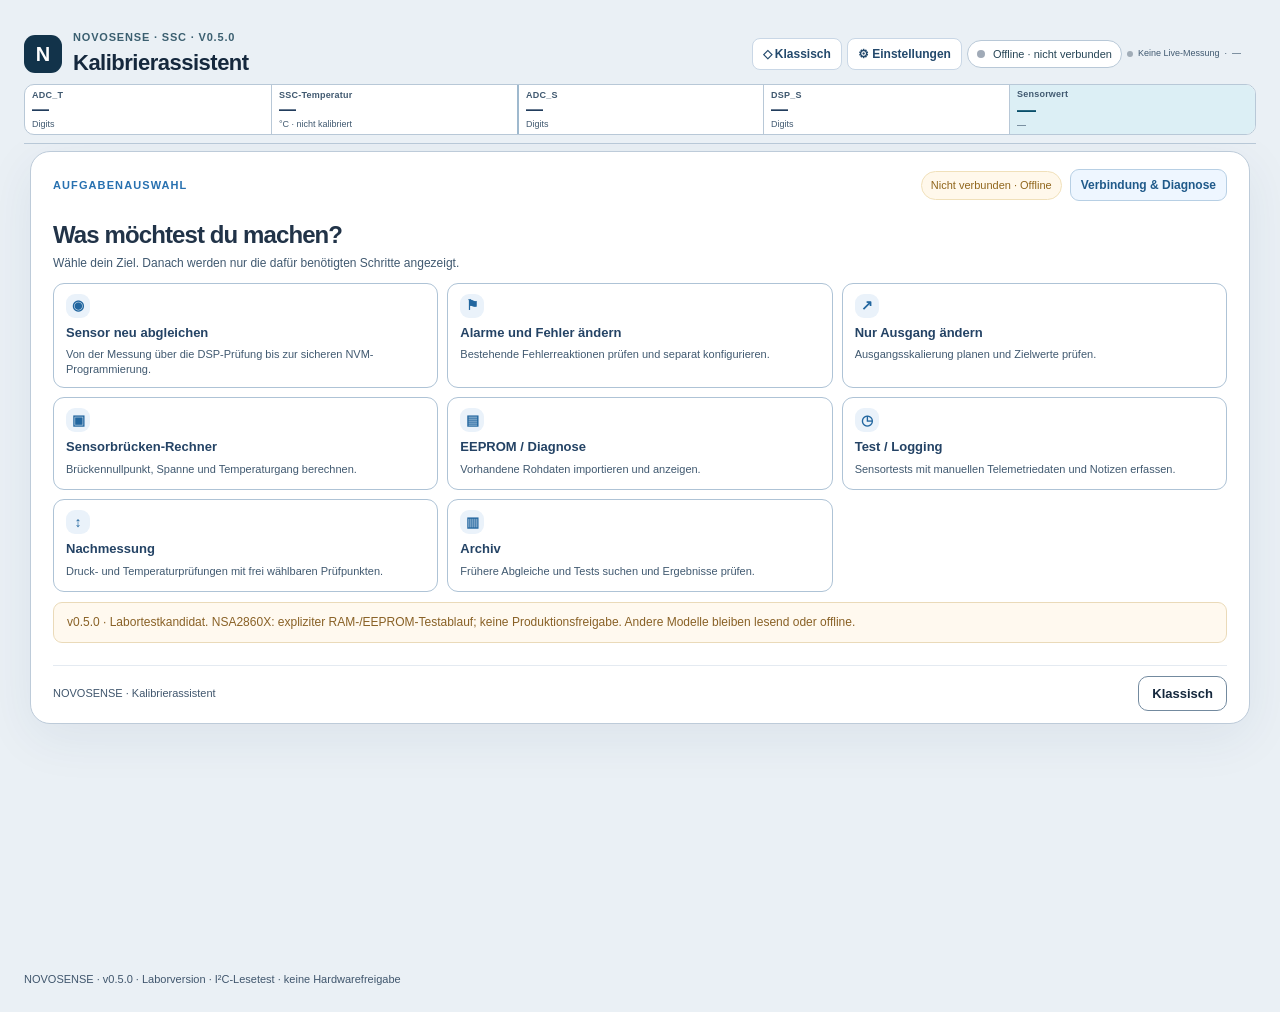
<file: index.html>
<!DOCTYPE html><html lang="de-CH" class="guided-active"><head><meta charset="UTF-8"><meta name="viewport" content="width=device-width, initial-scale=1"><title>NOVOSENSE – Kalibrierassistent</title><script>try{document.documentElement.dataset.theme=localStorage.getItem('novo-theme')==='dark'?'dark':'light'}catch{}</script><link rel="stylesheet" href="master-base.css"><link rel="stylesheet" href="guided.css"><link rel="stylesheet" href="interface.css"><link rel="stylesheet" href="settings-refresh.css"><link rel="stylesheet" href="theme.css"><link rel="stylesheet" href="novosense.css"></head><body data-app-version="0.5.0"><div class="wrap"><header class="top">
<div class="brand"><div class="logo" aria-hidden="true">N</div><div><div class="eyebrow">NOVOSENSE · SSC · v0.5.0</div><h1>Kalibrierassistent</h1></div></div>
<div class="live-overview" role="group" aria-label="Live-Sensorwerte: zuerst Temperatur, danach Druck und Sensorwert">
  <div class="live-kpi" title="ADC_T · Temperatur-Rohwert, keine direkte Temperatur in °C."><span class="live-kpi-label">ADC_T</span><span class="live-kpi-reading" id="liveAdcT">—</span><span class="live-kpi-unit">Digits</span></div>
  <div class="live-kpi" title="Keine Live-Temperatur ohne Hardwaretreiber."><span class="live-kpi-label">SSC-Temperatur</span><span class="live-kpi-reading" id="liveTempC">—</span><span class="live-kpi-unit" id="liveTempUnit">°C · nicht kalibriert</span></div>
  <div class="live-kpi live-kpi-pressure-start" title="Unkompensierter Druck-Rohwert, manuell erfasst."><span class="live-kpi-label">ADC_S <span id="liveAdcAlert" class="live-alert" hidden>!</span></span><span class="live-kpi-reading" id="liveAdcS">—</span><span class="live-kpi-unit">Digits</span></div>
  <div class="live-kpi" title="Kein Chip-DSP-Wert ohne Hardwaretreiber."><span class="live-kpi-label">DSP_S</span><span class="live-kpi-reading" id="liveDspS">—</span><span class="live-kpi-unit">Digits</span></div>
  <div class="live-kpi live-kpi-primary"><span class="live-kpi-label">Sensorwert</span><span class="live-kpi-reading" id="livePressure">—</span><span class="live-kpi-unit live-pressure-meta"><span id="livePressureUnit">—</span> <button type="button" id="livePressureInfo" class="live-pressure-info" hidden aria-label="Berechnungsdetails" aria-describedby="livePressureTooltip">?</button><span id="livePressureTooltip" class="live-pressure-tooltip" role="tooltip"></span></span></div>
</div>
<div class="live-connection"><div class="connection-actions"><button type="button" id="guidedHomeTop" class="settings-gear guided-home-top" title="Zur geführten Aufgabenauswahl">↩ Aufgabenauswahl</button><button type="button" id="archiveOpen" class="settings-gear" title="Lokales Kalibrierarchiv durchsuchen" hidden>▤ Archiv</button><button type="button" id="verificationOpen" hidden aria-hidden="true" tabindex="-1" title="Nachmessung öffnen"></button><button type="button" id="guidedLaunchTop" class="settings-gear" title="Zur geführten Ansicht wechseln" aria-pressed="false">◇ Geführt</button><button type="button" id="settingsOpen" class="settings-gear" aria-expanded="false" aria-controls="settingsPanel" title="App-Einstellungen öffnen">⚙ Einstellungen</button><span class="chip"><span class="dot" id="statusDot"></span><span id="status">Offline · nicht verbunden</span></span><span class="live-meta"><span class="live-meta-dot" id="liveStateDot"></span><span id="liveState">Keine Live-Messung</span><span aria-hidden="true">·</span><span id="liveLastRead">—</span><span id="liveDiagnostic" title="Erfolgreiche ADC_S-Live-Abfragen / Versuche" style="font-size:10px;opacity:.85"></span></span></div></div>
</header><section id="settingsPanel" class="settings-panel" hidden aria-label="App-Einstellungen"><div class="settings-panel-head"><div><strong>App-Einstellungen</strong><span>Darstellung und Messverhalten</span></div></div><div class="settings-body"><section class="settings-group"><h3>Darstellung</h3><div class="settings-fields"><label>Farbmodus<select id="settingsTheme"><option value="light">Hell</option><option value="dark">Dunkel</option></select></label></div><label class="toggle"><input id="expertMode" type="checkbox"> Expertenparameter</label><p class="settings-caption">Wird lokal im Browser gespeichert.</p></section><section class="settings-group"><h3>Hilfen &amp; Tools</h3><p><a href="docs.html">Technische Referenzen</a> · <a href="https://vadergit.github.io/SSC-Calibration-Studio/">SSC Calibration Studio</a></p><p>Laborversion · I²C-Lesetest. Keine Hardwarefreigabe.</p></section></div></section><section id="guidedWorkspace" aria-label="Geführter Sensor-Kalibrierassistent"></section><div class="foot">NOVOSENSE · v0.5.0 · Laborversion · I²C-Lesetest · keine Hardwarefreigabe</div></div><script type="module" src="novosense.mjs"></script></body></html>
</file>
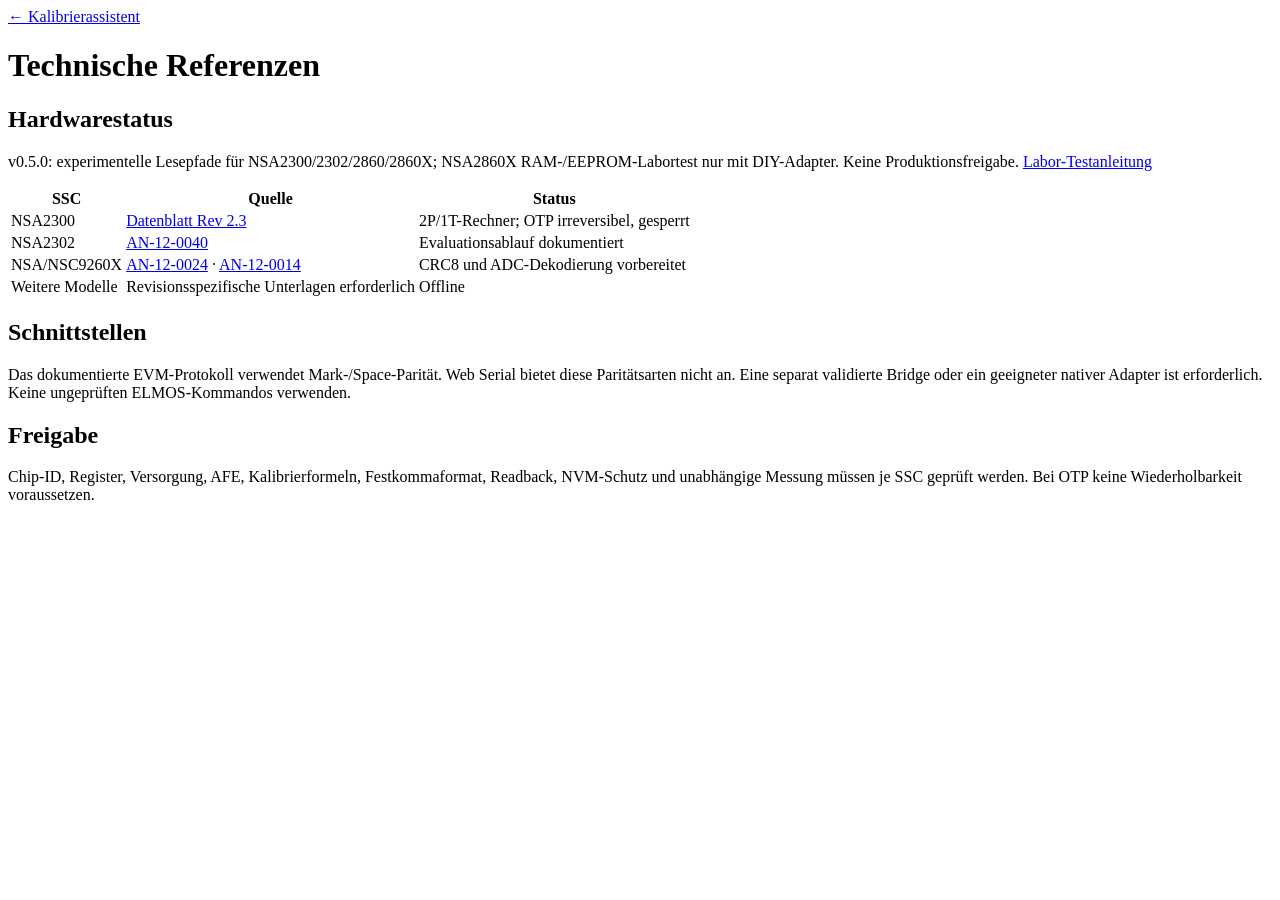
<file: docs.html>
<!doctype html><html lang="de"><meta charset="utf-8"><meta name="viewport" content="width=device-width,initial-scale=1"><link rel="stylesheet" href="guided.css"><title>NOVOSENSE · Technische Referenzen</title><header><a href="index.html">← Kalibrierassistent</a><h1>Technische Referenzen</h1></header><main><section><h2>Hardwarestatus</h2><p>v0.5.0: experimentelle Lesepfade für NSA2300/2302/2860/2860X; NSA2860X RAM-/EEPROM-Labortest nur mit DIY-Adapter. Keine Produktionsfreigabe. <a href="docs/LAB-TEST.md">Labor-Testanleitung</a></p><table><tr><th>SSC</th><th>Quelle</th><th>Status</th></tr><tr><td>NSA2300</td><td><a href="https://www.novosns.com/datasheet/NSA2300-QMOR/NSA2300.pdf">Datenblatt Rev 2.3</a></td><td>2P/1T-Rechner; OTP irreversibel, gesperrt</td></tr><tr><td>NSA2302</td><td><a href="https://www.novosns.com/Public/Uploads/uploadfile/files/20241128/AN-12-0040-NSA2302_EVAL_System_User_Guide.pdf">AN-12-0040</a></td><td>Evaluationsablauf dokumentiert</td></tr><tr><td>NSA/NSC9260X</td><td><a href="https://mgmt.novosns.com/Public/Uploads/uploadfile/files/20231225/AN-12-0024_Calibration_Algorihm_Based_on_NSA%28C%299260X.pdf">AN-12-0024</a> · <a href="https://mgmt.novosns.com/Public/Uploads/uploadfile/files/20250106/AN-12-0014_NSC9260X_DLL_based_Calibration.pdf">AN-12-0014</a></td><td>CRC8 und ADC-Dekodierung vorbereitet</td></tr><tr><td>Weitere Modelle</td><td>Revisionsspezifische Unterlagen erforderlich</td><td>Offline</td></tr></table><h2>Schnittstellen</h2><p>Das dokumentierte EVM-Protokoll verwendet Mark-/Space-Parität. Web Serial bietet diese Paritätsarten nicht an. Eine separat validierte Bridge oder ein geeigneter nativer Adapter ist erforderlich. Keine ungeprüften ELMOS-Kommandos verwenden.</p><h2>Freigabe</h2><p>Chip-ID, Register, Versorgung, AFE, Kalibrierformeln, Festkommaformat, Readback, NVM-Schutz und unabhängige Messung müssen je SSC geprüft werden. Bei OTP keine Wiederholbarkeit voraussetzen.</p></section></main></html>
</file>
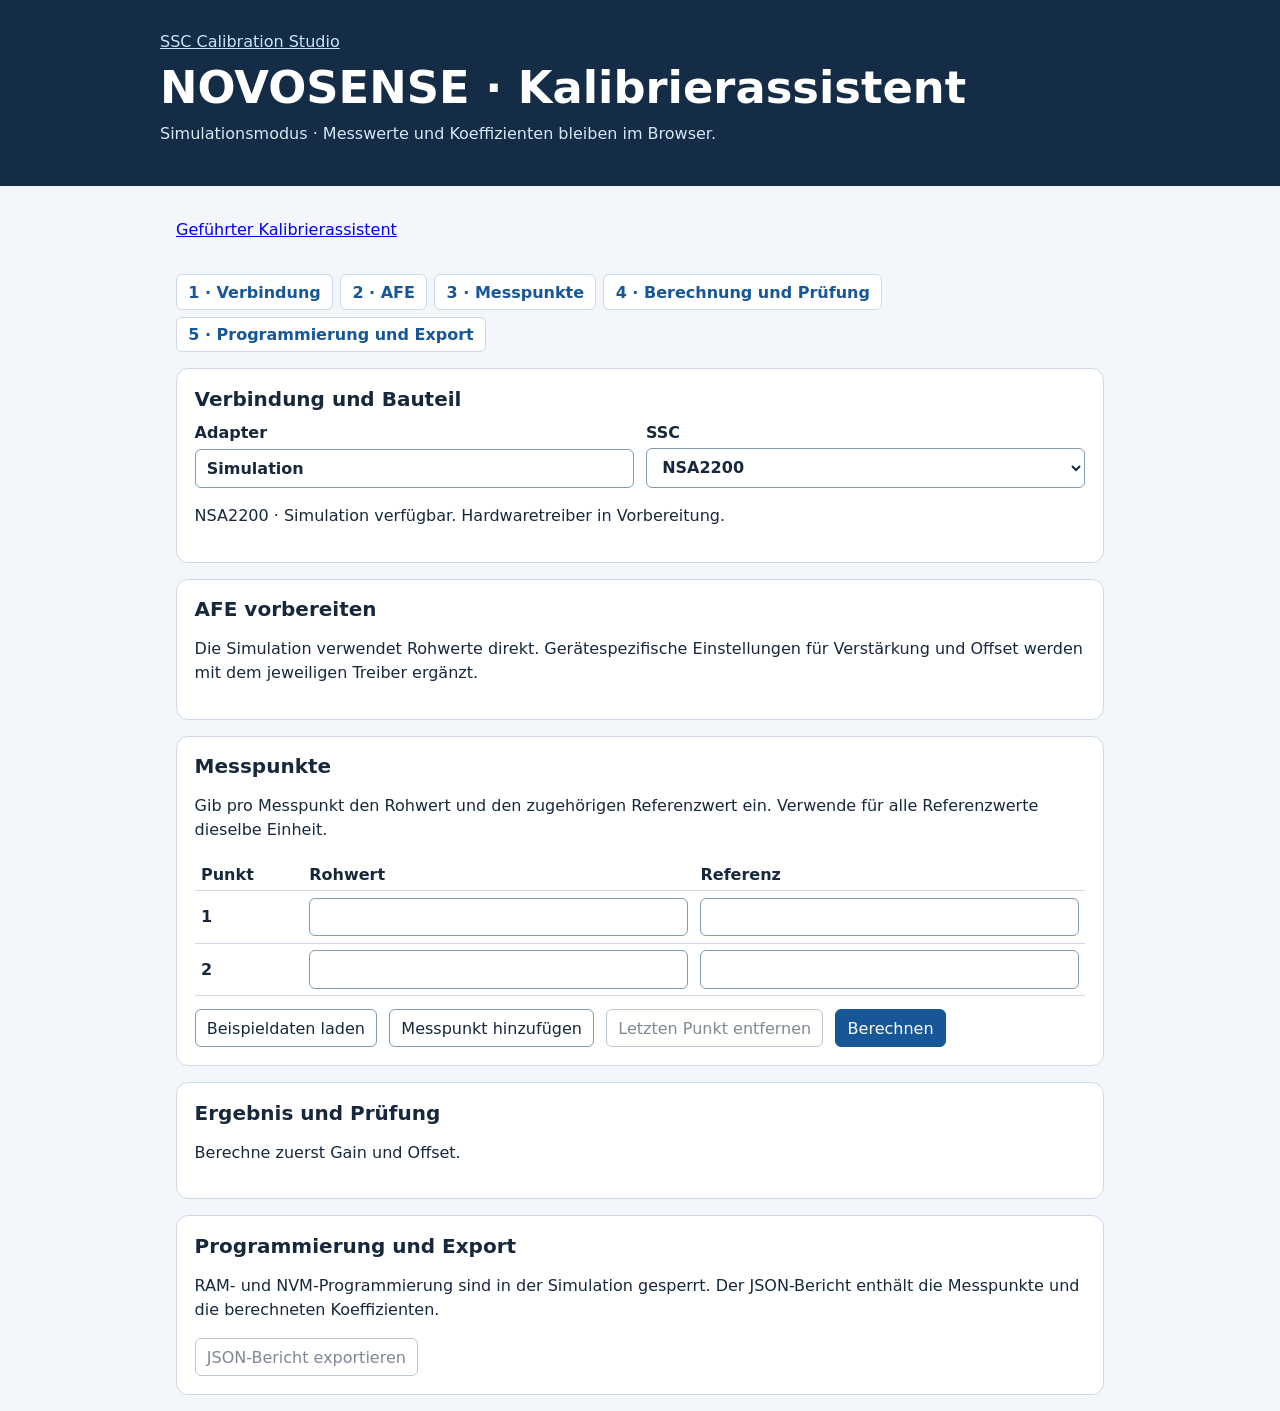
<file: linear.html>
<!doctype html>
<html lang="de">
<meta charset="utf-8">
<meta name="viewport" content="width=device-width, initial-scale=1">
<title>NOVOSENSE · SSC-Kalibrierassistent</title>
<link rel="stylesheet" href="./style.css">
<header><div><a href="https://vadergit.github.io/SSC-Calibration-Studio/">SSC Calibration Studio</a><h1>NOVOSENSE · Kalibrierassistent</h1><p>Simulationsmodus · Messwerte und Koeffizienten bleiben im Browser.</p></div></header>
<main><p><a href="index.html">Geführter Kalibrierassistent</a></p>
<nav class="steps" aria-label="Kalibrierschritte">
  <a href="#device">1 · Verbindung</a>
  <a href="#afe">2 · AFE</a>
  <a href="#measurement">3 · Messpunkte</a>
  <a href="#verification">4 · Berechnung und Prüfung</a>
  <a href="#programming">5 · Programmierung und Export</a>
</nav>
<section aria-labelledby="device"><h2 id="device">Verbindung und Bauteil</h2><div class="fields">
<label>Adapter<input value="Simulation" readonly></label><label>SSC<select id="model"></select></label>
</div><p id="modelStatus"></p></section>
<section aria-labelledby="afe"><h2 id="afe">AFE vorbereiten</h2>
<p>Die Simulation verwendet Rohwerte direkt. Gerätespezifische Einstellungen für Verstärkung und Offset werden mit dem jeweiligen Treiber ergänzt.</p></section>
<section aria-labelledby="measurement"><h2 id="measurement">Messpunkte</h2>
<p>Gib pro Messpunkt den Rohwert und den zugehörigen Referenzwert ein. Verwende für alle Referenzwerte dieselbe Einheit.</p>
<form id="calibration">
<div class="table"><table><thead><tr><th scope="col">Punkt</th><th scope="col">Rohwert</th><th scope="col">Referenz</th></tr></thead><tbody id="points"></tbody></table></div>
<div class="actions"><button type="button" id="example">Beispieldaten laden</button><button type="button" id="add">Messpunkt hinzufügen</button><button type="button" id="remove">Letzten Punkt entfernen</button><button class="primary">Berechnen</button></div>
</form></section>
<section aria-labelledby="verification"><h2 id="verification">Ergebnis und Prüfung</h2>
<p id="status" role="status">Berechne zuerst Gain und Offset.</p>
<dl id="result" hidden><div><dt>Gain</dt><dd id="gain"></dd></div><div><dt>Offset</dt><dd id="offset"></dd></div><div><dt>Max. absoluter Punktfehler</dt><dd id="error"></dd></div></dl>
<div id="check" hidden><label>Unabhängiger Prüfrohwert<input id="checkRaw" type="number" step="any"></label><p>Berechneter Referenzwert <output id="checkResult">—</output></p></div>
</section>
<section aria-labelledby="programming"><h2 id="programming">Programmierung und Export</h2>
<p>RAM- und NVM-Programmierung sind in der Simulation gesperrt. Der JSON-Bericht enthält die Messpunkte und die berechneten Koeffizienten.</p>
<button type="button" id="export" disabled>JSON-Bericht exportieren</button></section>
</main>
<script type="module" src="./app.mjs"></script>
</html>
</file>
<file: master-base.css>
html.guided-restore-pending .content{visibility:hidden}

:root{--bg:#f5f7f9;--paper:#fff;--ink:#25354a;--muted:#68778b;--line:#dce4ed;--blue:#2867a6;--blue-soft:#eaf3fc;--red:#9c3540;--yellow:#a26817;--green:#27715b}*{box-sizing:border-box}body{margin:0;background:var(--bg);color:var(--ink);font:14px/1.5 -apple-system,BlinkMacSystemFont,"Segoe UI",Arial,sans-serif}button,input,select{font:inherit}button{border:1px solid var(--line);background:#fff;color:var(--ink);border-radius:9px;padding:10px 15px;cursor:pointer;font-weight:600}button:hover:not(:disabled){border-color:#8badca;background:#f8fbff}button.primary{color:#fff;background:var(--blue);border-color:var(--blue)}button.primary:hover:not(:disabled),button.primary:focus-visible{background:#174b82;border-color:#174b82;color:#fff}button.primary:active:not(:disabled){background:#10375f;color:#fff}button.danger:focus-visible{color:#fff;background:#812d26}button:focus-visible{outline:2px solid #4385c7;outline-offset:2px}button:disabled{opacity:.45;cursor:not-allowed}input,select{width:100%;border:1px solid #cedae6;background:white;color:var(--ink);border-radius:9px;padding:10px 11px}input[type=range]{accent-color:var(--blue);padding:0}input[type=checkbox]{width:auto;accent-color:var(--blue)}label{display:block;font-size:12px;font-weight:650;color:var(--muted)}label input,label select{margin-top:5px;font-size:14px}h1{font-size:22px;margin:0;letter-spacing:-.5px}h2{font-size:20px;margin:0 0 9px;letter-spacing:-.35px}h3{font-size:14px;margin:0 0 9px}p{margin:6px 0 13px}.muted{color:var(--muted)}.small{font-size:12px}.mono{font:12px/1.5 SFMono-Regular,Consolas,Monaco,monospace}.wrap{max-width:1270px;margin:auto;padding:24px}.top{display:flex;justify-content:space-between;gap:12px;align-items:center;padding:2px 0 24px}.brand{display:flex;align-items:center;gap:11px}.logo{width:38px;height:38px;border-radius:10px;display:grid;place-items:center;color:#fff;background:var(--blue);font-size:20px;font-weight:850}.eyebrow{font-size:11px;color:var(--blue);font-weight:800;letter-spacing:.11em;text-transform:uppercase}.chip{display:inline-flex;align-items:center;gap:8px;border:1px solid var(--line);border-radius:40px;padding:7px 11px;font-size:12px;background:white}.dot{width:8px;height:8px;background:#a0aab7;border-radius:50%}.dot.active{background:var(--green)}.dot.demo{background:var(--yellow)}.content{display:grid;grid-template-columns:240px 1fr;gap:22px;align-items:start}.side{display:grid;gap:7px}.stepBtn{display:flex;gap:11px;width:100%;align-items:center;text-align:left;padding:13px 12px;border-color:transparent;background:transparent;font-size:13px}.stepBtn.active{background:var(--blue-soft);border-color:#c6dced;color:#1a528b}.num{width:25px;height:25px;display:grid;place-items:center;background:#e6ebf0;border-radius:7px;color:#536479}.stepBtn.active .num{background:var(--blue);color:#fff}.sidebox,.card{background:var(--paper);border:1px solid var(--line);border-radius:13px}.sidebox{padding:16px;margin-top:14px}.sidebox strong{font-size:12px}.sidebox p{font-size:12px;margin-bottom:0}.main{display:grid;gap:17px}.card{padding:24px}.panel[hidden]{display:none}.fieldrow{display:grid;grid-template-columns:repeat(2,minmax(0,1fr));gap:13px}.triple{display:grid;grid-template-columns:repeat(3,minmax(0,1fr));gap:12px}.stat{background:#fafcfe;border:1px solid #e4eaf2;border-radius:10px;padding:16px}.stat small{font-size:11px;color:var(--muted);display:block}.stat strong{display:block;font-size:25px;letter-spacing:-.7px;font-variant-numeric:tabular-nums}.stat em{font-size:11px;color:var(--muted);font-style:normal}.flex{display:flex;flex-wrap:wrap;align-items:center;gap:9px}.between{display:flex;align-items:center;justify-content:space-between;gap:14px}.callout{padding:12px 14px;border:1px solid #d2e2f2;background:#f4f9fe;border-radius:9px;margin:14px 0;font-size:13px}.callout.warn{background:#fffaf2;border-color:#ecd9b8;color:#735122}.callout.error{background:#fff4f4;border-color:#eccbd1;color:#85323a}.callout.success{background:#f0faf6;border-color:#b7dfd0;color:#1e6651}.nav{display:flex;justify-content:space-between;border-top:1px solid var(--line);margin-top:22px;padding-top:15px}.sliderrow{display:grid;grid-template-columns:100px 1fr 65px;align-items:center;gap:17px;padding:14px 0;border-bottom:1px solid #ebf0f5}.sliderrow output{text-align:right;font-weight:800}.mutedline{border-top:1px solid #edf1f5;margin:16px 0}.half{display:grid;grid-template-columns:1.2fr 1fr;gap:14px}.range{background:#fafbfd;border:1px solid #e4eaf2;padding:16px;border-radius:10px}.range .fieldrow{grid-template-columns:repeat(2,minmax(0,1fr))}.range strong{font-size:13px}canvas{width:100%;height:192px;display:block;background:#fbfdff;border:1px solid #e6edf4;border-radius:10px}.help{cursor:help;color:var(--blue);border-radius:100%;font-size:11px;border:1px solid #aec8df;background:#f0f7fd;width:17px;height:17px;display:inline-grid;place-items:center;margin-left:4px;vertical-align:middle}.help[hidden]{display:none}.tooltip{display:none;position:fixed;z-index:100;max-width:310px;min-width:170px;background:#263a50;color:white;font-size:12px;line-height:1.45;border-radius:10px;padding:11px 13px;box-shadow:0 8px 30px #0002;pointer-events:none}.tooltip.visible{display:block}details{border-top:1px solid var(--line);margin-top:17px;padding-top:12px}details summary{font-weight:700;cursor:pointer;color:var(--blue)}details .inner{margin-top:15px}.monoarea{font:11px/1.5 ui-monospace,Consolas,monospace;white-space:pre-wrap;overflow:auto;max-height:210px;background:#19283b;color:#d3e6ed;padding:13px;border-radius:8px}.foot{padding:10px 0 0;font-size:11px;color:var(--muted)}.pill{font-size:11px;padding:4px 8px;border-radius:8px;border:1px solid #cfdeed;color:#335a81;background:#f8fbfe}.lock{font-weight:650;color:#8c4050}.toggle{display:flex;align-items:center;gap:8px;font-size:13px;color:var(--ink)}.toggle input{margin:0}.kpiNote{font-size:12px;color:var(--muted);margin-top:8px}.connectionActions{margin:13px 0}.avoid{color:var(--red);font-weight:700}@media(max-width:900px){.content{grid-template-columns:1fr}.side{display:flex;flex-wrap:wrap;gap:6px}.stepBtn{width:auto}.sidebox{display:none}.wrap{padding:15px}}@media(max-width:600px){.fieldrow,.triple,.half{grid-template-columns:1fr}.card{padding:17px}.top{align-items:flex-start}.sliderrow{grid-template-columns:64px 1fr 45px;gap:10px}}[hidden]{display:none!important}
button.danger{background:#9e3e34;border-color:#9e3e34;color:#fff}button.danger:hover{background:#812d26}
.stepBtn.locked{opacity:.55}.stepBtn.locked .num{background:#e9edf2}.range label{font-size:12px}.range input[type=text]{margin:6px 0 12px}.flowStatus{font-weight:650}
.dsp-live{border:1px solid #cfdfea;background:#f8fbfd;border-radius:12px;padding:17px 19px;margin:15px 0}
.dsp-live .dsp-head{display:flex;justify-content:space-between;gap:10px;align-items:center;flex-wrap:wrap}
.dsp-live .dsp-main{display:flex;align-items:baseline;gap:9px;margin:7px 0 4px;flex-wrap:wrap}
.dsp-live .dsp-number{font-size:38px;line-height:1.15;font-weight:780;color:var(--blue);font-variant-numeric:tabular-nums}
.dsp-live .dsp-unit{font-size:18px;font-weight:700}
.dsp-live .dsp-sub{font-size:12px;color:var(--muted);line-height:1.5}
.dsp-live .dsp-mode{font-size:12px;color:var(--ink);background:#e8f0f9;padding:3px 9px;border-radius:20px}

.cal-point-row{border:1px solid var(--line);border-radius:11px;padding:15px;margin:11px 0;background:#fff}
.cal-point-row .between{margin-bottom:10px}
.cal-point-row h3{margin:0}
.cal-point-row .fieldrow{align-items:end}
.reference-value{display:block;margin:8px 0 4px;font-size:17px;color:var(--ink)}
.cal-point-status{display:inline-flex;align-items:center;justify-content:center;padding:7px 12px;border-radius:8px;border:1px solid #cdd7e2;background:#eff3f7;color:#475569;font-size:12px;font-weight:750;line-height:1.3}
.cal-point-status.is-captured{background:#1e694d;border-color:#1e694d;color:#fff}
.cal-measure-result{margin-top:13px;padding:15px 17px;border:2px solid #26785b;border-left:6px solid #26785b;background:#edf8f2;border-radius:10px;color:#164731}
.cal-measure-heading{font-size:14px;font-weight:800;color:#13573c;margin-bottom:11px}
.cal-measure-grid{display:grid;grid-template-columns:repeat(auto-fit,minmax(115px,1fr));gap:11px}
.cal-measure-cell{padding:9px 12px;background:#fff;border:1px solid #c2dfd0;border-radius:8px}
.cal-measure-label{display:block;font-size:11px;font-weight:650;color:#45695a}
.cal-measure-value{display:block;font-weight:790;font-size:19px;line-height:1.35;color:#164f39;font-variant-numeric:tabular-nums;overflow-wrap:anywhere}
.cal-measure-note{margin-top:10px;font-size:12px;color:#325945}
.cal-point-row.is-captured{border-color:#7db9a0;background:#fbfefd}
.cal-sampling-progress{margin-top:10px;padding:9px 12px;border-radius:8px;border:1px solid #b8cfea;background:#eaf3fc;color:#194f80;font-size:13px;font-weight:700}


/* Kompakter Workflow, speziell für den finalen NVM-Schritt */
.main{gap:12px}.card{padding:20px}.stepBtn{padding:10px 12px}.nav{margin-top:14px;padding-top:12px}
.nvm-compact p{margin:5px 0 10px}.nvm-compact h2{margin-bottom:5px}
.nvm-compact .callout{padding:9px 11px;margin:9px 0}
.nvm-compact details{margin-top:10px;padding-top:8px}
.nvm-compact details .inner{margin-top:8px}
.nvm-compact .monoarea{max-height:175px;padding:10px}
.nvm-compact-row{display:flex;flex-wrap:wrap;align-items:center;gap:6px 16px;border:1px solid var(--line);border-radius:9px;background:#f8fbfd;padding:10px 12px;margin:12px 0}
.nvm-backup-choice{display:inline-flex;align-items:center;gap:7px;color:var(--ink);font-size:13px}
.nvm-compact .nvm-main-actions{margin-top:9px}
.nvm-confirm-section{border-top:1px solid var(--line);margin-top:12px;padding-top:12px}
.nvm-confirm-section h3{margin-bottom:3px}
.nvm-confirm-section .fieldrow{margin-top:8px;gap:10px}
.nvm-compact .nvm-risk{margin-top:8px;font-size:11px}
.nvm-advanced summary{font-size:12px}
@media(max-width:750px){.nvm-compact .fieldrow{grid-template-columns:1fr}.nvm-compact-row{align-items:flex-start;flex-direction:column}}

/* Messpunkte: Temperaturstufen bündeln; Karten behalten ihre echten Slot-IDs. */
#calPointRows{display:flex;flex-direction:column}
/* Messpunkte: kompakte Desktop-Ansicht ohne Änderung an Mess- oder Kalibrierlogik. */
.panel[data-panel="2"]{padding:18px 20px}
.panel[data-panel="2"] .cal-intro{font-size:12px;line-height:1.45;margin:3px 0 12px}
.panel[data-panel="2"] h2{margin-bottom:4px}
.panel[data-panel="2"] label{font-size:11px}
.panel[data-panel="2"] input:not([type="checkbox"]),.panel[data-panel="2"] select{padding:6px 9px;min-height:35px;border-radius:7px;font-size:13px;margin-top:3px}
.panel[data-panel="2"] .cal-setup-grid{display:grid;grid-template-columns:minmax(165px,1.5fr) minmax(95px,.72fr) minmax(98px,.85fr) minmax(120px,.96fr) minmax(120px,.96fr);gap:8px;align-items:end}
.panel[data-panel="2"] .cal-setup-grid #customUnitLabel{grid-column:span 2}
.panel[data-panel="2"] #calPointPlanMsg{margin:10px 0;padding:8px 11px;font-size:12px}
.panel[data-panel="2"] .cal-point-row{padding:10px 12px;margin:7px 0;border-radius:9px}
.panel[data-panel="2"] .cal-point-row .between{margin-bottom:7px;gap:8px}
.panel[data-panel="2"] .cal-point-row h3{font-size:13px}
.panel[data-panel="2"] .cal-point-row .fieldrow{display:grid;grid-template-columns:minmax(160px,2.0fr) minmax(105px,1fr) minmax(95px,.85fr) auto;gap:10px;align-items:end}
.panel[data-panel="2"] .reference-value{font-size:14px;padding:6px 0 4px;margin:3px 0 0;min-height:35px}
.panel[data-panel="2"] .cal-card-action{display:flex;align-items:end}
.panel[data-panel="2"] .cal-card-action button{padding:7px 11px;min-height:35px;white-space:nowrap;font-size:12px;border-radius:7px}
.panel[data-panel="2"] .cal-point-status{padding:4px 8px;font-size:11px;white-space:nowrap}
.panel[data-panel="2"] .cal-sampling-progress{margin:9px 0 0;padding:7px 9px;font-size:12px}
.panel[data-panel="2"] .cal-measure-result{margin-top:9px;padding:9px 11px;border-width:1px;border-left-width:4px}
.panel[data-panel="2"] .cal-measure-heading{font-size:12px;margin-bottom:6px}
.panel[data-panel="2"] .cal-measure-grid{grid-template-columns:repeat(4,minmax(0,1fr));gap:7px}
.panel[data-panel="2"] .cal-measure-cell{padding:6px 8px;border-radius:7px}
.panel[data-panel="2"] .cal-measure-value{font-size:15px}
.panel[data-panel="2"] .cal-measure-label{font-size:10px}
.panel[data-panel="2"] .cal-measure-note{margin-top:6px;font-size:11px}
.panel[data-panel="2"] .triple{gap:8px}
.panel[data-panel="2"] .stat{padding:10px}
.panel[data-panel="2"] .stat strong{font-size:19px}
.panel[data-panel="2"] #calMsg,.panel[data-panel="2"] #recommendation{margin:9px 0;padding:9px 11px;font-size:12px}
@media(max-width:1170px){
 .panel[data-panel="2"] .cal-setup-grid{grid-template-columns:repeat(3,minmax(0,1fr))}
 .panel[data-panel="2"] .cal-point-row .fieldrow{grid-template-columns:minmax(150px,1.6fr) minmax(100px,1fr) minmax(90px,.75fr)}
 .panel[data-panel="2"] .cal-card-action{grid-column:1/-1}
}
@media(max-width:750px){
 .panel[data-panel="2"] .cal-setup-grid{grid-template-columns:repeat(2,minmax(0,1fr))}
 .panel[data-panel="2"] .cal-point-row .fieldrow{grid-template-columns:repeat(2,minmax(0,1fr))}
 .panel[data-panel="2"] .cal-card-action{grid-column:1/-1}
 .panel[data-panel="2"] .cal-measure-grid{grid-template-columns:repeat(2,minmax(0,1fr))}
}
@media(max-width:430px){
 .panel[data-panel="2"]{padding:14px 12px}
 .panel[data-panel="2"] .cal-point-row .fieldrow{grid-template-columns:1fr}
 .panel[data-panel="2"] .cal-point-row .fieldrow label:first-child{grid-column:1}
 .panel[data-panel="2"] .cal-card-action{grid-column:1}
 .panel[data-panel="2"] .cal-setup-grid{grid-template-columns:1fr 1fr}
 .panel[data-panel="2"] .cal-setup-grid label:first-child{grid-column:1/-1}
}


/* Permanente Messwertübersicht – eine Zeile mit sauberen Spalten auf Desktop. */
.top{display:grid;grid-template-columns:minmax(205px,245px) minmax(0,1fr) auto;align-items:center;gap:16px;padding:8px 0 15px;position:sticky;top:0;z-index:24;background:var(--bg);border-bottom:1px solid var(--line)}
.brand{min-width:0}
.live-overview{min-width:0;display:grid;grid-template-columns:repeat(5,minmax(0,1fr));gap:6px;align-items:stretch}
.live-kpi{display:flex;flex-direction:column;justify-content:center;min-width:0;padding:6px 10px;border:1px solid var(--line);background:#fff;border-radius:8px}
.live-kpi-primary{border-color:#b9d3ea;background:#f1f7fd}
.live-kpi-label{font-size:10px;line-height:1.15;letter-spacing:.025em;font-weight:750;color:#536b81}
.live-kpi-reading{font-size:18px;line-height:1.28;font-weight:800;letter-spacing:-.35px;color:#213c5c;white-space:nowrap;font-variant-numeric:tabular-nums}
.live-kpi-primary .live-kpi-reading{color:#195a94}
.live-kpi-unit{font-size:10px;line-height:1.15;color:#65768b}
.live-pressure-meta{display:flex;align-items:center;gap:4px}.live-pressure-info{flex:none;width:15px;height:15px;display:inline-grid;place-items:center;padding:0;border:1px solid currentColor;border-radius:50%;font-size:10px;line-height:1;font-weight:700;background:transparent;color:inherit;cursor:help}.live-pressure-info[hidden]{display:none}
.live-kpi-primary{position:relative}
.live-pressure-tooltip{position:absolute;z-index:30;top:calc(100% + 5px);right:0;width:340px;max-width:calc(100vw - 32px);padding:10px 12px;border:1px solid var(--line);border-radius:8px;background:var(--paper);color:var(--ink);box-shadow:0 5px 18px rgba(0,0,0,.16);font-size:12px;line-height:1.55;font-weight:400;white-space:pre-line;overflow-wrap:anywhere;text-align:left;pointer-events:none;visibility:hidden;opacity:0}
.live-pressure-info:not([hidden]):hover + .live-pressure-tooltip,.live-pressure-info:not([hidden]):focus-visible + .live-pressure-tooltip{visibility:visible;opacity:1}
@media(max-width:620px){.live-kpi-primary{position:static}.live-pressure-tooltip{right:0;left:0;width:auto;max-width:none}}
@media(max-width:370px){header.top{position:relative}}
.live-alert{display:inline-block;background:#f9dcbd;color:#935217;font-size:9px;font-weight:850;padding:1px 4px;border-radius:3px}
.live-kpi.live-warning{border-color:#eab879;background:#fff7eb}
.live-kpi.live-warning .live-kpi-reading{color:#97521c}
.live-connection{display:flex;align-items:flex-end;flex-direction:column;gap:4px;min-width:164px}
.live-connection .chip{padding:5px 9px;font-size:11px;white-space:nowrap}
.live-meta{display:flex;align-items:center;justify-content:flex-end;gap:5px;color:#637489;font-size:10px;white-space:nowrap}
.live-meta-dot{width:6px;height:6px;border-radius:50%;background:#a1acb7;flex-shrink:0}
.live-meta-dot.is-live{background:#258665}
.live-meta-dot.is-working{background:#d29a41}

@media(max-width:1320px){
 .top{grid-template-columns:minmax(0,1fr) auto;gap:8px 12px}
 .live-overview{grid-column:1/-1;grid-row:2}
 .live-connection{grid-column:2;grid-row:1}
}
@media(max-width:620px){
 .top{padding:7px 0 9px;gap:6px}
 .brand h1{font-size:17px}
 .brand .logo{width:30px;height:30px;font-size:17px}
 .live-connection{min-width:0}
 .live-connection .chip{font-size:10px;padding:4px 6px}
 .live-meta{font-size:9px}
 .live-overview{gap:4px;grid-template-columns:repeat(3,minmax(0,1fr))}
 .live-kpi{padding:5px 6px}
 .live-kpi-reading{font-size:14px}
 .live-kpi-label,.live-kpi-unit{font-size:9px}
}
@media(max-width:370px){
 .live-overview{grid-template-columns:repeat(2,minmax(0,1fr))}
 .top{position:static}
}
/* Exakte Ausrichtung aller Eingaben und Buttons in Kalibrier-Messpunktkarten. */
.panel[data-panel="2"] .cal-point-row .fieldrow{grid-template-columns:minmax(0,2.15fr) minmax(0,1fr) minmax(0,.92fr) 184px;align-items:end;gap:9px}
.panel[data-panel="2"] .cal-card-action{display:flex;align-items:end;min-width:0}
.panel[data-panel="2"] .cal-card-action button{width:100%;padding:7px 6px;min-height:35px;font-size:11px;text-align:center}
.panel[data-panel="2"] .cal-point-row .fieldrow label{min-width:0}
.panel[data-panel="2"] .cal-point-row .fieldrow input{width:100%;min-width:0}
.panel[data-panel="2"] .cal-setup-grid{grid-template-columns:minmax(0,1.55fr) minmax(0,.73fr) minmax(0,.88fr) minmax(0,1fr) minmax(0,1fr);gap:9px}
.panel[data-panel="2"] .cal-setup-grid label{min-width:0}
.panel[data-panel="2"] .cal-setup-grid input,.panel[data-panel="2"] .cal-setup-grid select{min-width:0}
.panel[data-panel="2"] .cal-point-row .between{align-items:center}
.panel[data-panel="2"] .cal-point-status{flex-shrink:0}
@media(max-width:1280px){
 .panel[data-panel="2"] .cal-point-row .fieldrow{grid-template-columns:minmax(0,1.8fr) minmax(0,.9fr) minmax(0,.75fr) 176px}
}
@media(max-width:1100px){
 .panel[data-panel="2"] .cal-setup-grid{grid-template-columns:repeat(3,minmax(0,1fr))}
 .panel[data-panel="2"] .cal-point-row .fieldrow{grid-template-columns:minmax(0,1.5fr) minmax(0,.85fr) minmax(0,.75fr)}
 .panel[data-panel="2"] .cal-card-action{grid-column:1/-1;justify-content:flex-end}
 .panel[data-panel="2"] .cal-card-action button{width:auto;padding:7px 12px}
}
@media(max-width:750px){
 .panel[data-panel="2"] .cal-setup-grid{grid-template-columns:repeat(2,minmax(0,1fr))}
 .panel[data-panel="2"] .cal-point-row .fieldrow{grid-template-columns:repeat(2,minmax(0,1fr))}
 .panel[data-panel="2"] .cal-card-action{grid-column:1/-1}
}
@media(max-width:430px){
 .panel[data-panel="2"] .cal-point-row .fieldrow{grid-template-columns:1fr}
 .panel[data-panel="2"] .cal-card-action{grid-column:1}
}


.nvm-uid-field{grid-template-columns:minmax(180px,360px)!important}
.nvm-uid-field input{font-family:ui-monospace,SFMono-Regular,Consolas,monospace;letter-spacing:.6px}
/* Eigenständige, kompakte App-Einstellungen rechts oben. */
.connection-actions{display:flex;align-items:center;gap:9px}
.settings-gear{border:1px solid #c9d7e6;border-radius:8px;background:#fff;color:#23496c;padding:6px 10px;font-weight:750;font-size:12px;min-height:31px}
.settings-gear:hover:not(:disabled),.settings-gear:focus-visible{background:#eaf3fe;color:#17426b;border-color:#86add3}
.settings-panel{position:fixed;z-index:60;top:72px;right:max(18px,calc((100vw - 1450px)/2));width:min(410px,calc(100vw - 25px));max-height:calc(100vh - 90px);overflow:auto;background:#fff;border:1px solid #c8d6e6;border-radius:12px;box-shadow:0 14px 45px rgba(21,40,65,.19);padding:14px 16px}
.settings-panel-head{display:flex;align-items:center;justify-content:space-between;border-bottom:1px solid #d6e2ed;padding-bottom:9px;margin-bottom:12px}
.settings-panel-head strong{font-size:15px}
.settings-panel-head button{font-size:11px;padding:6px 9px}
.settings-panel .settings-body{display:grid;gap:13px}
.settings-panel .toggle{font-size:13px}
.settings-panel .settings-fields{display:grid;grid-template-columns:1fr 1fr;gap:10px}
.settings-panel .settings-fields label{display:block;min-width:0;font-size:11px;font-weight:650;color:#53667b}
.settings-panel .settings-fields input,.settings-panel .settings-fields select{margin-top:5px;min-height:34px;padding:6px 8px;width:100%;font-size:12px}
.settings-panel .settings-note{font-size:11px;color:#53708b;background:#f4f8fc;padding:8px 10px;border-radius:7px}
.settings-panel .settings-archive-box{border:1px solid #d2e0eb;border-radius:9px;background:#f7fafc;padding:9px 10px;display:grid;gap:4px;min-width:0}
.settings-panel .settings-archive-row{display:flex;align-items:center;justify-content:space-between;gap:10px;min-width:0}
.settings-panel .settings-archive-current{min-width:0;flex:1;display:grid;gap:2px}
.settings-panel .settings-archive-current strong{font-size:13px;line-height:1.35;color:var(--ink,#214763);overflow-wrap:anywhere}
.settings-panel .settings-archive-current small{font-size:10px;color:var(--muted,#607990);line-height:1.3}
.settings-panel .settings-archive-actions{display:flex;align-items:center;gap:5px;flex-shrink:0}
.settings-panel .settings-archive-actions button{font-size:11px;padding:6px 9px;min-height:30px;white-space:nowrap}
.settings-panel .settings-archive-actions button.primary{background:#126386;color:#fff;border-color:#126386}
.settings-panel .settings-archive-actions button:disabled{cursor:not-allowed;opacity:.55}
.settings-panel #settingsArchiveAccess[data-state="granted"]{color:#217654}
.settings-panel #settingsArchiveAccess[data-state="prompt"],.settings-panel #settingsArchiveAccess[data-state="denied"]{color:#a06a1e}
.settings-panel #settingsArchivePathStatus{display:block;font-size:11px;line-height:1.3;overflow-wrap:anywhere;white-space:pre-wrap;color:var(--ink,#244c67);font-weight:600}
.settings-panel #settingsArchivePathStatus[hidden]{display:none}
.settings-panel .settings-archive-path-details{border-top:1px solid #d2e0eb;padding-top:4px;margin-top:3px;min-width:0}
.settings-panel .settings-archive-path-details>summary{cursor:pointer;color:#245d84;font-size:11px;font-weight:650;list-style:revert;user-select:none}
.settings-panel .settings-archive-path-details[open]>summary{margin-bottom:7px}
.settings-panel .settings-archive-path-edit{display:flex;gap:6px;align-items:stretch;min-width:0}
.settings-panel .settings-archive-path-edit input{flex:1;min-width:0;font-size:12px;padding:6px 8px;min-height:32px;border-radius:6px;border:1px solid #a7bed1;background:var(--paper,#fff);color:var(--ink,#25384b)}
.settings-panel .settings-archive-path-edit button{white-space:nowrap;padding:6px 9px;font-size:11px}
.settings-panel .settings-archive-path-details p{margin:5px 0 0;font-size:10px;line-height:1.35;color:var(--muted,#607990)}
@media(max-width:390px){.settings-panel .settings-archive-row{flex-wrap:wrap}.settings-panel .settings-archive-path-edit{flex-wrap:wrap}.settings-panel .settings-archive-path-edit input{flex-basis:100%}}
.settings-expert-hint{padding:9px 10px;background:#fff7eb;border:1px solid #e6cda7;border-radius:8px;font-size:11px;color:#66491a}
.settings-expert-hint p{margin:5px 0 0}
.expert-inline{margin:16px 0 6px;border-top:1px solid #d6e2ed;padding-top:11px}
.expert-inline>details{margin:0;padding:0}
.expert-inline h3{font-size:14px;margin:15px 0 8px}
.expert-inline p{font-size:12px}
.expert-inline .monoarea{max-height:210px;overflow:auto}
@media(max-width:620px){
 .connection-actions{gap:4px}
 .settings-gear{font-size:0;padding:5px 7px}
 .settings-gear::first-letter{font-size:18px}
 .settings-panel{top:100px;right:10px;width:calc(100vw - 20px)}
 .settings-panel .settings-fields{grid-template-columns:1fr}
}


/* Diskrete AFE-Stufen statt Schiebereglern */
.afe-step-panel{border:1px solid #d8e3ef;border-radius:10px;background:#fbfdff;margin:10px 0 9px;overflow:hidden}
.afe-step-row{display:grid;grid-template-columns:minmax(150px,1fr) 240px;align-items:center;gap:16px;padding:10px 13px;border-bottom:1px solid #e6edf4}
.afe-step-row:last-child{border-bottom:0}
.afe-bridge-actions{grid-column:1/-1;display:flex;flex-wrap:wrap;align-items:center;gap:8px}
.afe-bridge-actions[hidden]{display:none}
.afe-bridge-actions button{font-size:11px;padding:8px 10px}
.afe-bridge-status{font-size:11px;color:#405b72;line-height:1.45}
.afe-step-description{display:flex;align-items:center;flex-wrap:wrap;column-gap:14px;row-gap:3px}
.afe-step-title{display:flex;align-items:center;gap:5px;color:#163756;font-size:13px;font-weight:750;min-width:66px}
.afe-step-subtitle{font-size:11px;color:#687e93}
.afe-stepper{display:grid;grid-template-columns:36px minmax(0,1fr) 36px;align-items:stretch;height:37px;gap:5px}
.afe-step-panel .afe-step-btn{width:36px;height:37px;min-height:0;border:1px solid #b7cfe4;border-radius:8px;background:#eaf3fc;color:#1f5e99;font-size:23px;line-height:1;font-weight:650;padding:0;display:flex;align-items:center;justify-content:center}
.afe-step-panel .afe-step-btn:hover:not(:disabled),.afe-step-panel .afe-step-btn:focus-visible{background:#d4e9fb;border-color:#5b9bd0;color:#103d6b}
.afe-step-panel .afe-step-btn:active:not(:disabled){background:#b5d8f5}
.afe-step-panel .afe-step-btn:disabled{opacity:.38;cursor:not-allowed;background:#f4f6f8;color:#6d7783}
.afe-step-value{display:flex;align-items:center;justify-content:center;min-width:0;border:1px solid #cbd9e7;border-radius:8px;background:#fff;color:#193952;font-size:13px;font-weight:800;font-variant-numeric:tabular-nums;white-space:nowrap;padding:0 6px}
@media(max-width:620px){
 .afe-step-row{grid-template-columns:1fr;gap:7px;padding:9px 11px}
 .afe-stepper{width:min(100%,300px)}
}


.afe-auto-write-note{display:flex;align-items:flex-start;gap:9px;margin:10px 0;padding:9px 12px;border:1px solid #c3dfd1;background:#eff9f3;border-radius:9px;color:#28543e;font-size:12px;line-height:1.45}
.afe-auto-write-note strong{font-size:12px}
.afe-auto-write-dot{display:block;flex:0 0 8px;height:8px;background:#2a8b63;border-radius:50%;margin-top:5px}

/* PSSC-inspired Output panel, aligned with the rest of the assistant */
.output-config{display:grid;gap:13px;margin:16px 0}
.output-section{border:1px solid #d7e3ee;border-radius:10px;background:#fff;padding:15px}
.output-heading{display:flex;align-items:center;justify-content:space-between;gap:8px;margin:0 0 9px}
.output-heading h3{font-size:16px;color:#173e64;margin:0}
.output-tag,.output-locked{font-size:11px;border:1px solid #c5dae9;border-radius:6px;padding:4px 8px;color:#2b607f;background:#f2f8fd;white-space:nowrap}
.output-locked{background:#f5f6f8;color:#617083;border-color:#dae0e7}
.output-grid{display:grid;grid-template-columns:repeat(2,minmax(0,1fr));gap:11px;margin:10px 0}
.output-grid-3{grid-template-columns:repeat(3,minmax(0,1fr))}
.output-grid label{min-width:0}
.output-grid input,.output-grid select{width:100%}
.output-config input[readonly],.output-config select:disabled{background:#f4f6f8;color:#6a7685}
.output-detail{margin:8px 0 0}
.output-endpoint-head,.output-endpoint-row{display:grid;grid-template-columns:45px 1fr 1fr 1.2fr;gap:10px;align-items:center}
.output-endpoint-head{font-size:11px;font-weight:700;color:#64788d;padding:7px 10px;background:#f4f8fc;border-radius:7px}
.output-endpoint-row{padding:9px 10px;border-bottom:1px solid #e3ebf3;font-size:12px}
.output-endpoint-row strong{font-size:13px}
.output-endpoint-row output{font-variant-numeric:tabular-nums;color:#254a6c}
.output-endpoint-row label{display:flex;align-items:center;gap:5px}
.output-endpoint-row input{width:100%;min-width:0}
.output-preview{margin:10px 0 0;padding:10px;border-radius:8px;border:1px solid #cce1d6;background:#f4fbf7;color:#285e48;font-size:12px;line-height:1.5}
.output-preview.invalid{border-color:#edc5c4;background:#fff7f7;color:#9d3736}
.output-errors{display:grid;grid-template-columns:repeat(2,minmax(0,1fr));gap:10px}
.output-errors label{min-width:0}
.output-errors select{width:100%;margin-top:4px}
.output-subheading{margin-top:15px}
@media(max-width:700px){.output-grid,.output-grid-3,.output-errors{grid-template-columns:1fr}.output-heading{align-items:flex-start;flex-wrap:wrap}.output-endpoint-head,.output-endpoint-row{grid-template-columns:32px 1fr 1fr 1.4fr;gap:5px}.output-endpoint-row{padding:8px 4px}.output-endpoint-row input{padding:6px 4px}.output-section{padding:11px}}
/* Expert workspace: always reachable after enabling, without the NVM step gate. */
.expert-workspace[hidden],.expert-inline[hidden]{display:none!important}
.expert-workspace{position:fixed;inset:0;z-index:90;display:grid;place-items:center;background:rgba(20,34,51,.48);padding:18px}
.expert-workspace-content{width:min(970px,100%);max-height:calc(100vh - 36px);overflow:auto;background:#fff;border:1px solid #bfd1e2;border-radius:13px;box-shadow:0 25px 75px rgba(15,29,47,.28);padding:22px}
.expert-workspace-head{gap:14px;align-items:flex-start}
.expert-workspace-head h2{margin:3px 0 8px;font-size:22px}
.expert-workspace-head p{max-width:670px}
.expert-workspace-head button{flex-shrink:0;white-space:nowrap}
.expert-workspace .expert-inline{border-top:0;margin-top:0}
#settingsOpen.is-expert{background:#eaf3fe;border-color:#75a8d7;color:#164b81}
#settingsOpen.is-expert::after{content:" · EXPERT";font-size:10px;font-weight:800}
@media(max-width:620px){.expert-workspace{padding:7px}.expert-workspace-content{max-height:calc(100vh - 14px);padding:12px}.expert-workspace-head{flex-direction:column}#settingsOpen.is-expert::after{content:"★";font-size:12px}}
/* Normaler Ablauf schlank; erweiterte Details nur beim Expertenmodus. */
[data-expert-area][hidden],.profile-afe[hidden]{display:none!important}
.side-separator{height:1px;background:#d9e3ec;margin:14px 8px 10px}
.viewer-nav .num{font-size:17px}
.profile-card{margin:16px 0;padding:15px;border:1px solid #cbdbe8;background:#f9fcff;border-radius:10px}
.profile-card h3{margin:0;font-size:15px}
.profile-card p{line-height:1.55}
.profile-card .fieldrow{margin:11px 0}
.profile-afe{margin:12px 0;border:1px solid #b2d7c2;border-radius:9px;background:#f3fbf6;padding:12px}
.profile-afe p{margin:8px 0;font-size:12px}
.config-group-select{display:grid;grid-template-columns:repeat(auto-fit,minmax(130px,1fr));gap:7px;border:1px solid #d3e2ed;border-radius:9px;background:#fff;padding:12px;margin:10px 0}
.config-group-select legend{font-size:12px;font-weight:700;color:#234e72;padding:0 6px}
.config-group-select[hidden],.config-group-select label[hidden],label[hidden]:has(#configLabel),#configPresetDelete[hidden],#configSave[hidden],#configApply[hidden],#configPresetSave[hidden],#configPresetEdit[hidden],#configPresetCancel[hidden]{display:none!important}
.config-group-select label{display:flex;align-items:flex-start;gap:8px;padding:6px 8px;background:#f7fafc;border:1px solid #e3ebf2;border-radius:8px;cursor:pointer;font-size:12px}
.config-group-select label:has(input:checked){background:#edf6fd;border-color:#a4cce8}
.config-group-select input{margin:3px 0 0;width:16px;height:16px;accent-color:#0878b5;flex-shrink:0}
.config-group-select strong,.config-group-select small{display:block}
.config-group-select small{font-size:10px;color:#667d92;line-height:1.4;margin-top:3px}
#configImportEffect{margin:9px 0 11px}
.eeprom-table-scroll{max-height:63vh;overflow:auto;border:1px solid #cbd8e7;border-radius:9px;margin:10px 0 18px}
.eeprom-table{width:100%;border-collapse:separate;border-spacing:0;font-size:12px;font-variant-numeric:tabular-nums}
.eeprom-table th{position:sticky;top:0;background:#edf3f9;text-align:left;color:#34516b;font-weight:700;padding:9px 10px;border-bottom:1px solid #cddbe8;z-index:2}
.eeprom-table td{padding:7px 10px;border-bottom:1px solid #e3ebf3}
.eeprom-table tr:hover td{background:#f2f8fc}
.eeprom-table td:nth-child(1),.eeprom-table td:nth-child(3){font-family:ui-monospace,SFMono-Regular,Consolas,monospace;color:#245c9c}
.eeprom-table td:nth-child(4){text-align:right}
.eeprom-table .nvm-factory td{background:#fbf7f7}
.eeprom-table .nvm-boot td{background:#fffaf0}
.eeprom-table .nvm-crc td{background:#f4f8f3}
@media(max-width:660px){.eeprom-table{font-size:11px}.eeprom-table th,.eeprom-table td{padding:6px 5px}.profile-card{padding:10px}}

/* EEPROM reference: compact table first, detailed read-only register reference on demand. */
.eeprom-table{min-width:790px}
.eeprom-expand{border:0;padding:3px 7px;border-radius:6px;background:transparent;color:#165c9b;font:600 12px ui-monospace,SFMono-Regular,Consolas,monospace;white-space:nowrap}
.eeprom-expand:hover:not(:disabled),.eeprom-expand:focus-visible{background:#e5f1fd;border-color:transparent}
.eeprom-table .eeprom-register{font-weight:650;color:#254365;white-space:nowrap}
.eeprom-table .eeprom-function{color:#425b70;min-width:160px}
.eeprom-table .eeprom-protection{font-size:11px;color:#576981;white-space:nowrap}
.eeprom-table tr.eeprom-detail-row:hover td,.eeprom-table tr.eeprom-detail-row td{background:#f6f9fd;color:var(--ink);font-family:inherit;text-align:left}
.eeprom-table .eeprom-detail-row>td{padding:0!important;border-bottom:2px solid #d4e2f0}
.eeprom-detail{padding:18px 20px;border-left:3px solid #2c73b5;background:#f8fbff}
.eeprom-detail h3{font-size:14px;margin:0 0 7px}
.eeprom-detail-description{font-size:13px;margin:0 0 12px;max-width:920px}
.eeprom-meta{display:grid;grid-template-columns:repeat(3,minmax(140px,1fr));gap:8px;margin:0 0 10px}
.eeprom-meta-item{border:1px solid #dfebf5;background:#fff;border-radius:7px;padding:8px 10px}
.eeprom-meta-item dt{font-size:10px;font-weight:650;color:#697c8f}
.eeprom-meta-item dd{font:600 12px/1.6 ui-monospace,SFMono-Regular,Consolas,monospace;color:#254365;margin:3px 0 0;overflow-wrap:anywhere}
.eeprom-formula{background:#eef5fc;border-radius:7px;padding:9px 10px;font-family:ui-monospace,SFMono-Regular,Consolas,monospace;font-size:12px;overflow-wrap:anywhere}
.eeprom-small{color:#5c7185;font-size:11px;margin:9px 0}
.eeprom-bit-detail{border-top:1px solid #d6e5f3;margin-top:11px;padding-top:11px}
.eeprom-bit-detail h4{font-size:12px;margin:0 0 7px}
.eeprom-binary{font:12px ui-monospace,SFMono-Regular,Consolas,monospace;background:#e9f2fa;border:1px solid #c8deef;padding:9px 11px;border-radius:6px;letter-spacing:1px;display:inline-block}
.eeprom-bit-table{border-collapse:collapse;width:100%;margin-top:10px;font-size:11px}
.eeprom-bit-table th,.eeprom-bit-table td{text-align:left!important;border-bottom:1px solid #dbe7f1;padding:7px 8px!important;white-space:normal;font-family:inherit!important;color:var(--ink)!important}
.eeprom-bit-table th{background:#e9f2fb;position:static}
@media(max-width:800px){.eeprom-meta{grid-template-columns:repeat(2,minmax(0,1fr))}.eeprom-detail{padding:12px}}
@media(max-width:500px){.eeprom-meta{grid-template-columns:1fr}.eeprom-detail{padding:10px}}


/* Optional compact mode. All rules are isolated by .compact-mode / #compactWorkspace.
   The seven-step normal layout is unchanged when the setting is off. */
html.compact-mode body{overflow:hidden}
html.compact-mode .wrap{max-width:none;padding:7px 12px}
html.compact-mode .top{padding:3px 0 7px;gap:10px}
html.compact-mode .brand h1{font-size:17px}
html.compact-mode .brand .eyebrow{font-size:9px}
html.compact-mode .brand .logo{width:29px;height:29px;font-size:16px;border-radius:7px}
html.compact-mode .content{display:none!important}
html.compact-mode .foot{display:none}
#compactWorkspace[hidden]{display:none!important}
#compactWorkspace{display:flex;flex-direction:column;gap:5px;min-height:390px;font-size:11px}
.cp-heading{display:flex;align-items:center;justify-content:space-between;gap:9px;flex:0 0 29px}
.cp-heading strong{font-size:14px}
.cp-heading small,.cp-heading-right span{font-size:10px;color:#657c91;font-weight:450}
.cp-heading-right{display:flex;align-items:center;gap:10px}
.cp-heading button{font-size:11px;padding:4px 12px;color:#185b9a;border-color:#abcce4}
.cp-board{flex:1;min-height:0;display:grid;grid-template-columns:minmax(0,1.12fr) minmax(0,.98fr) minmax(0,.98fr);grid-template-rows:minmax(0,.84fr) minmax(0,1.12fr) minmax(0,1.04fr);gap:6px}
.cp-card{background:#fff;border:1px solid #d6e2ec;border-radius:8px;padding:7px 9px;min-width:0;min-height:0;overflow:auto;scrollbar-width:thin;scrollbar-color:#c4d5e5 transparent}
.cp-card-heading{display:flex;align-items:center;justify-content:space-between;gap:6px;border-bottom:1px solid #e3ebf2;padding-bottom:3px;margin-bottom:5px;min-height:18px;color:#1b527f}
.cp-card-heading strong{font-size:11px;letter-spacing:.012em}
.cp-card label{font-size:10px;color:#49657e;font-weight:650;min-width:0}
.cp-card label input,.cp-card label select{display:block;width:100%;min-width:0;height:24px;font-size:11px;border-radius:5px;padding:2px 5px;margin-top:1px}
.cp-card label input[type=file]{height:26px;padding:2px;font-size:9px}
.cp-card label input[type=checkbox]{display:inline-block;width:13px;height:13px;margin:0 3px 0 0;vertical-align:middle}
.cp-card button:not(.eeprom-expand){border-radius:5px;padding:4px 7px;font-size:10px;line-height:1.2;min-height:24px}
.cp-card .cp-actions{display:flex;gap:4px;align-items:center;flex-wrap:wrap;margin:5px 0}
.cp-card .cp-actions button{flex:0 1 auto;white-space:normal}
.cp-fields{display:grid;gap:4px 6px;min-width:0}
.cp-cols-2{grid-template-columns:repeat(2,minmax(0,1fr))}
.cp-cols-3{grid-template-columns:repeat(3,minmax(0,1fr))}
.cp-card .callout{padding:3px 6px;font-size:10px;line-height:1.3;margin:3px 0;border-radius:5px}
.cp-card .cp-status>.callout,.cp-card .cp-status>.muted,.cp-card .cp-status>#nvmUidHint{max-height:30px;overflow:hidden;text-overflow:ellipsis}
.cp-card .cp-status>.callout:hover,.cp-card .cp-status>.muted:hover,.cp-card .cp-status>#nvmUidHint:hover{max-height:none;overflow:visible;position:relative;z-index:8;background:#f3f8fe;box-shadow:0 2px 12px #ccd8e5}
.cp-card .cp-status>.warn:hover{background:#fffaf0}
.cp-card .cp-status>.error:hover{background:#fff2f2}
.cp-card .cp-status>.success:hover{background:#effaf5}
.cp-card .cp-caption{font-size:10px;color:#506e86;line-height:1.2;max-height:20px;overflow:hidden}
.cp-card .cp-caption:hover{max-height:none}
.cp-fold{border-top:0;margin:3px 0 0;padding:0}
.cp-fold>summary,.cp-card details>summary{font-size:10px;cursor:pointer;color:#2866a5}
.cp-fold-body{display:flex;flex-wrap:wrap;gap:4px;padding-top:4px}
.cp-card .monoarea{font-size:10px;line-height:1.35;max-height:120px;margin:3px 0;padding:7px}
.cp-afe .afe-step-panel{border:0;margin:0;padding:0}
.cp-afe .afe-step-row{display:grid;grid-template-columns:minmax(50px,1fr) minmax(130px,1.7fr);gap:4px;align-items:center;border:0;padding:1px 2px;min-height:28px}
.cp-afe .afe-step-description{display:block}
.cp-afe .afe-step-title{font-size:10px}
.cp-afe .afe-step-subtitle{display:none}
.cp-afe .afe-stepper{display:grid;grid-template-columns:23px minmax(60px,1fr) 23px;gap:3px;align-items:center}
.cp-afe .afe-stepper .afe-step-btn{height:23px;width:23px;min-height:23px;padding:0!important;font-size:15px!important}
.cp-afe .afe-step-value{font-size:11px;text-align:center;min-width:0}
.cp-afe #configAfePending{margin:4px 0;padding:4px}
.cp-afe #configAfePending p{margin:2px 0;font-size:10px}
.cp-afe #configAfePending .between{display:none}
.cp-points .cp-points-setup{grid-template-columns:repeat(5,minmax(0,1fr))}
.cp-points .cp-point-toolbar{display:flex;gap:6px;align-items:end;justify-content:space-between;margin:5px 0}
.cp-points .cp-point-toolbar>label{flex:1;min-width:0}
.cp-points #cpPointProgress{font-size:10px;color:#34647c;flex:1;min-width:0}
.cp-points .cal-sampling-progress{font-size:10px;padding:2px 3px;margin:0}
#compactWorkspace #calPointPlanMsg{display:none!important} /* point count is already visible in the selector */
.cp-point-edit .cal-point-row{display:none!important;border:1px solid #dbe7f1;border-radius:5px;margin:2px 0;padding:4px;min-height:0;background:#fafcff}
.cp-point-edit .cal-point-row.cp-point-active:not([hidden]){display:block!important}
.cp-point-edit .cal-point-row .between{margin-bottom:2px}
.cp-point-edit .cal-point-row h3{font-size:10px;margin:0}
.cp-point-edit .cal-point-status{font-size:9px;white-space:nowrap}
.cp-point-edit .cal-point-row .fieldrow{display:grid;grid-template-columns:minmax(0,1.2fr) minmax(0,.8fr) minmax(0,.6fr) minmax(0,1.2fr);gap:4px;align-items:end}
.cp-point-edit .cal-point-row label,.cp-point-edit .cal-point-row input,.cp-point-edit .cal-point-row strong{font-size:10px}
.cp-point-edit .cal-point-row .cal-card-action button{width:100%;min-height:25px;padding:3px!important;font-size:9px!important}
.cp-point-edit .cal-measure-result{font-size:10px;margin:3px 0;padding:3px}
.cp-points .cp-actions button{font-size:9px}
.cp-fit .cp-actions button,.cp-verify .cp-actions button{flex:1 1 auto}
.cp-fit #calRamPrereq{max-height:22px}
.cp-fit #cpFitDetails>details{margin:2px 0}
.cp-verify #cpVerifyDetails details{margin:2px 0}
.cp-verify .cp-fields{grid-template-columns:repeat(2,minmax(0,1fr))}
.cp-output{grid-column:span 2}
.cp-output-grid{display:grid;grid-template-columns:minmax(170px,1.2fr) minmax(0,1.6fr) minmax(0,1.1fr);gap:8px}
.cp-output-grid .cp-output-controls,.cp-output-grid .cp-output-analog{display:grid;grid-template-columns:repeat(2,minmax(0,1fr));gap:4px}
.cp-output-grid .cp-output-controls>label:first-child{grid-column:1/-1}
.cp-output-grid .cp-output-advanced{grid-template-columns:1fr}
.cp-output-grid .cp-output-advanced[hidden]{display:none}
#compactWorkspace .cp-hide-scaling{display:none!important}
#compactWorkspace .cp-s0::before,#compactWorkspace .cp-s1::before{display:block;font-size:10px;color:#49657e;font-weight:650}
#compactWorkspace .cp-s0::before{content:"S0 · Ausgang (V)"}
#compactWorkspace .cp-s1::before{content:"S1 · Ausgang (V)"}
.cp-output-grid .cp-output-analog[hidden]{display:none}
.cp-output #psscOneWireOnlyStatus[hidden]{display:none}
.cp-output .cp-actions button{white-space:normal}
.cp-output .cp-actions button:nth-child(3){flex:1 1 180px}
.cp-output .cp-status{display:grid;grid-template-columns:repeat(2,minmax(0,1fr));gap:2px 6px}
.cp-output .cp-status .callout{margin:1px 0}
.cp-output #psscScalingPreview{font-size:10px;line-height:1.2;max-height:32px;overflow:hidden;padding:3px}
.cp-nvm .cp-nvm-top{font-size:10px}
.cp-nvm .cp-nvm-top label{font-size:10px;display:flex;gap:3px;align-items:center}
.cp-nvm .cp-nvm-top .muted{display:none}
.cp-nvm .cp-nvm-uid{grid-template-columns:1fr}
.cp-nvm .cp-nvm-program button{width:100%;font-weight:800;min-height:28px;font-size:11px}
.cp-nvm #nvmDiffDetails{margin:3px 0}
.cp-nvm .cp-nvm-warning{color:#8b4142;font-size:9px;line-height:1.2;margin-top:3px}
.cp-nvm #nvmProgress{font-size:10px;color:#506781;flex:1}
.cp-nvm .cp-status>#nvmUidHint{font-size:10px}
#compactWorkspace #nvmUidHint{display:none!important} /* chip UID is already shown in the input */
@media(max-height:760px){
 #compactWorkspace{font-size:10px;gap:3px}
 .cp-board{gap:4px}
 .cp-card{padding:4px 6px}
 .cp-card-heading{margin-bottom:2px}
 .cp-card label input,.cp-card label select{height:21px;font-size:10px}
 .cp-card button:not(.eeprom-expand){min-height:21px;padding:2px 5px}
 .cp-card .cp-actions{margin:2px 0}
 .cp-afe .afe-step-row{min-height:24px}
 .cp-afe .afe-stepper .afe-step-btn{height:21px;min-height:21px}
}
@media(max-width:1180px){
 .cp-heading-right span{display:none}
 .cp-board{grid-template-columns:minmax(0,1fr) minmax(0,1fr);grid-template-rows:repeat(4,minmax(0,1fr))}
 .cp-output{grid-column:span 1}
 .cp-output-grid{grid-template-columns:1fr 1fr}
 .cp-output-advanced{grid-column:1/-1}
 .cp-output .cp-actions button{font-size:9px}
 .cp-points .cp-points-setup{grid-template-columns:repeat(3,minmax(0,1fr))}
}
@media(max-width:720px){
 html.compact-mode body{overflow:auto}
 #compactWorkspace{height:auto!important;min-height:0;overflow:visible}
 .cp-board{grid-template-columns:1fr;grid-template-rows:none}
 .cp-card{overflow:visible}
 .cp-output{grid-column:span 1}
 .cp-output-grid{grid-template-columns:1fr 1fr}
 .cp-points .cp-points-setup{grid-template-columns:repeat(3,minmax(0,1fr))}
}
.chip-diag-report{white-space:pre-wrap;overflow-wrap:anywhere;max-height:390px;overflow:auto;border:1px solid #cbddeb;border-radius:9px;padding:13px 14px;background:#f5f9fc;color:#2d4d66;font:11px/1.55 ui-monospace,SFMono-Regular,Consolas,monospace;margin:12px 0}
.chip-diag-details .flex{flex-wrap:wrap;gap:9px}
.chip-diag-details .inner>p{line-height:1.55}
.sensor-reconnect{display:flex;align-items:center;justify-content:space-between;gap:15px;margin:0 0 15px;padding:13px 17px;border:1px solid #ebca82;background:#fff8e7;color:#744d0f;border-radius:12px;flex-wrap:wrap}
.sensor-reconnect[hidden]{display:none!important}
/* Archiv und Nachmessung bleiben lesbar, auch wenn Auto-Connect nach einem Sensor sucht. */
html.archive-active #sensorReconnectBanner{display:none!important}
.sensor-reconnect strong{display:block;font-size:14px}
.sensor-reconnect .sensor-autoreconnect-status{display:block;font-size:11px;line-height:1.45;margin-top:3px;color:#79571d;max-width:930px}
.sensor-reconnect span{font-size:13px;line-height:1.5}
.sensor-reconnect button{background:#075f7a;border-color:#075f7a;color:#fff;white-space:nowrap}
.sensor-reconnect-actions{display:flex;gap:8px;flex-wrap:wrap;justify-content:flex-end}
.sensor-reconnect .sensor-export{background:white;color:#075f7a;border-color:#99c1cb}
.sensor-reconnect .sensor-export:hover:not(:disabled){background:#f0f7fa;color:#044d62;border-color:#075f7a}
.sensor-reconnect button:hover:not(:disabled){background:#044d62;border-color:#044d62;color:#fff}
.dot.missing{background:#bb7a17}
@media(max-width:600px){.sensor-reconnect button{width:100%}}

/* Sichtbarer Einstieg zur lokalen Installation – ohne Einfluss auf die Kalibrierlogik. */
#verificationOpen{display:none!important}
.settings-panel .settings-offline-help{border-top:1px solid #dbe5ef;padding-top:12px;display:grid;gap:5px}
.settings-panel .settings-offline-help strong{font-size:12px;color:#244c6d}
.settings-panel .settings-offline-help p{font-size:11px;line-height:1.45;color:#607790;margin:0}
.settings-panel .settings-offline-help a{font-size:12px;font-weight:750;color:#135b98;justify-self:start}
.settings-panel .settings-offline-help a:focus-visible{outline:2px solid #4385c7;outline-offset:2px}

/* Separate archive workspace; no changes to original 8 calibration panels. */
.archive-active .content,.archive-active #guidedWorkspace,.archive-active #compactWorkspace{display:none!important}
#archiveWorkspace{margin:18px auto;max-width:1330px;padding:18px;background:#fff;border:1px solid var(--line);border-radius:13px}
#archiveWorkspace[hidden]{display:none!important}
#archiveWorkspace .ar-results[hidden],#archiveWorkspace .ar-active[hidden],#archiveWorkspace .ar-planner[hidden]{display:none!important}
#classicLoggerHost{min-height:250px}
#classicLoggerHost .tl-lead{display:flex;align-items:center;flex-wrap:wrap;gap:10px;margin:8px 0 16px}
#classicLoggerHost .tl-lead strong{font-size:14px;color:#1c5e91}
#classicLoggerHost .tl-box{padding:15px;margin-bottom:12px;background:#fbfdff;border:1px solid #d9e5f0;border-radius:10px}
#classicLoggerHost .tl-grid{display:grid;grid-template-columns:repeat(2,minmax(0,1fr));gap:10px}
#classicLoggerHost .tl-box label{display:grid;gap:5px;font-size:12px;font-weight:600}
#classicLoggerHost .tl-box input,#classicLoggerHost .tl-box select,#classicLoggerHost .tl-box textarea{width:100%;min-width:0;border:1px solid #c9d9e8;border-radius:7px;padding:8px;background:#fff}
#classicLoggerHost .tl-box .tl-check{display:flex;align-items:center;gap:9px}
#classicLoggerHost .tl-box .tl-check input{width:auto}
#classicLoggerHost .tl-kpis{display:grid;grid-template-columns:repeat(3,minmax(0,1fr));gap:10px}
#classicLoggerHost .tl-kpis>div{padding:10px;background:#eef4fa;border-radius:8px}
#classicLoggerHost .tl-kpis small{display:block;font-size:11px}
#classicLoggerHost .tl-kpis strong{font-size:18px}
#classicLoggerHost .tl-actions{display:flex;flex-wrap:wrap;gap:9px;margin:11px 0}
#classicLoggerHost .tl-reading{padding:5px 0;border-bottom:1px solid #dce7f2;font-size:12px}
#classicLoggerHost .tl-message{padding:10px;border-radius:8px;background:#edf4fa;font-size:12px}
#classicLoggerHost .tl-message.tl-error{color:#9c3540;background:#fff1f1}
#classicLoggerHost .tl-note{background:#eef5fc;border-radius:8px;padding:9px;font-size:12px}
.tl-duration{display:flex;gap:8px;align-items:center}
.tl-duration input{flex:1;min-width:0}
.tl-duration select{flex:1;min-width:0}
@media(max-width:680px){#classicLoggerHost .tl-grid{grid-template-columns:1fr}#classicLoggerHost .tl-kpis{grid-template-columns:repeat(2,minmax(0,1fr))}}
#archiveWorkspace .ar-top,#archiveWorkspace .ar-bar,#archiveWorkspace .ar-buttons{display:flex;align-items:center;gap:10px;flex-wrap:wrap;margin:9px 0}
#archiveWorkspace .ar-top{justify-content:space-between}
#archiveWorkspace .ar-top h2{margin:0}#archiveWorkspace .ar-top p{color:var(--muted);margin:0}
#archiveWorkspace .ar-grid{display:grid;grid-template-columns:repeat(auto-fit,minmax(195px,1fr));gap:10px;margin:12px 0}
#archiveWorkspace label{display:grid;gap:5px;color:#53667b;font-weight:600}
#archiveWorkspace label input,#archiveWorkspace label select,#archiveWorkspace .ar-grid>input,#archiveWorkspace .ar-grid>select{min-width:0;width:100%;border:1px solid var(--line);border-radius:8px;padding:9px;background:#fff}
#archiveWorkspace input[type="checkbox"]{width:auto}
#archiveWorkspace .ar-check{display:flex;align-items:center;gap:9px;margin:12px 0}
#archiveWorkspace .ar-active,#archiveWorkspace .ar-planner{border:1px solid var(--line);border-radius:11px;padding:16px;margin:13px 0;background:#fafcfe}
#archiveWorkspace .ar-active[hidden],#archiveWorkspace .ar-planner[hidden],#archiveWorkspace #arMeasureControls[hidden]{display:none}
#archiveWorkspace .ar-results{display:grid;grid-template-columns:minmax(250px,.9fr) minmax(310px,1.1fr);gap:18px;margin-top:16px}
#archiveWorkspace .ar-row{display:flex;align-items:center;gap:9px;padding:8px 0;border-bottom:1px solid var(--line)}
#archiveWorkspace .ar-record{flex:1;min-width:0;display:grid;gap:3px;text-align:left;border:0;padding:8px;white-space:normal}
#archiveWorkspace .ar-record small{color:var(--muted);font-weight:400}
#archiveWorkspace .ar-small{font-size:12px;padding:6px}
#archiveWorkspace .ar-details{max-height:720px;overflow:auto;border-left:1px solid var(--line);padding:4px 12px}
#archiveWorkspace .ar-detail-row{border-bottom:1px solid var(--line);padding:8px 4px;overflow-wrap:anywhere}
#archiveWorkspace pre{white-space:pre-wrap;overflow-wrap:anywhere;font-size:11px}
#archiveWorkspace .ar-plan{max-height:210px;overflow:auto;background:#edf3fa;border-radius:8px;padding:11px}
#archiveWorkspace .ar-muted{color:var(--muted);font-size:12px}
#archiveWorkspace .ar-warning{color:#ab3f40;font-weight:700}
@media(max-width:760px){#archiveWorkspace .ar-results{grid-template-columns:1fr}#archiveWorkspace .ar-details{border-left:0;border-top:1px solid var(--line)}}

/* Archive dashboard 0.7.3 · structured comparison UI, no external assets */
#archiveWorkspace{max-width:1500px;background:#f8fafc;padding:22px}
#archiveWorkspace .ar-top{margin-bottom:18px}
#archiveWorkspace .ar-top h2{font-size:23px;letter-spacing:-.5px}
#archiveWorkspace .ar-bar{background:#fff;border:1px solid #e0e8f0;border-radius:12px;padding:12px;margin-bottom:14px}
#archiveWorkspace .ar-results{grid-template-columns:minmax(310px,.75fr) minmax(0,1.55fr);gap:16px;margin-top:12px}
#archiveWorkspace .ar-overview{grid-column:1/-1;display:grid;grid-template-columns:repeat(4,minmax(0,1fr));gap:12px}
#archiveWorkspace .ar-kpi{background:#fff;border:1px solid #dfe8f2;border-radius:12px;padding:13px 15px;display:flex;flex-direction:column;gap:3px;min-width:0}
#archiveWorkspace .ar-kpi small{font-size:11px;color:#698097;font-weight:600}
#archiveWorkspace .ar-kpi strong{font-size:24px;line-height:1.25;letter-spacing:-.6px;color:#1e476a}
#archiveWorkspace .ar-kpi span{font-size:11px;color:#698097}
#archiveWorkspace .ar-files-panel,#archiveWorkspace .ar-details{background:#fff;border:1px solid #dfe8f2;border-radius:13px;padding:16px;min-width:0}
#archiveWorkspace .ar-files-head{display:flex;justify-content:space-between;align-items:center;gap:10px}
#archiveWorkspace .ar-files-head h3{margin:2px 0 8px;font-size:16px}
#archiveWorkspace .ar-files-head small{color:#647e96;font-size:11px}
#archiveWorkspace .ar-files-panel>.ar-grid{grid-template-columns:1fr;gap:7px}
#archiveWorkspace .ar-file-hint{font-size:11px;color:#6a819a;line-height:1.5;margin:12px 0 2px}
#archiveWorkspace .ar-rows{max-height:690px;overflow:auto;display:flex;flex-direction:column;gap:9px;margin-top:13px;padding-right:3px}
#archiveWorkspace .ar-file{padding:12px;border:1px solid #e1e9f3;border-radius:11px;background:#fff;transition:border-color .12s,background .12s}
#archiveWorkspace .ar-file.is-active{border-color:#2b72b0;background:#f5f9fd}
#archiveWorkspace .ar-file:hover{border-color:#9fc1de}
#archiveWorkspace .ar-file-title{display:flex;gap:9px;align-items:flex-start;min-width:0}
#archiveWorkspace .ar-file-title input{flex:none;margin:4px 0}
#archiveWorkspace .ar-file-name{min-width:0;flex:1;display:flex;flex-direction:column;gap:2px}
#archiveWorkspace .ar-file-name strong{font-size:13px;color:#1a3d60;overflow-wrap:anywhere}
#archiveWorkspace .ar-file-name small{font-size:11px;color:#71869a}
#archiveWorkspace .ar-pill{flex:none;display:inline-flex;align-items:center;white-space:nowrap;font-size:10px;color:#63788c;background:#edf2f6;padding:4px 7px;border-radius:20px;font-weight:650}
#archiveWorkspace .ar-pill.ar-good{color:#236b54;background:#e8f5ef}
#archiveWorkspace .ar-pill.ar-bad{color:#9a4050;background:#fceef0}
#archiveWorkspace .ar-file-meta,#archiveWorkspace .ar-file-quick{display:flex;gap:6px;flex-wrap:wrap;margin:10px 0 0;color:#60768b}
#archiveWorkspace .ar-file-meta span,#archiveWorkspace .ar-file-quick span{font-size:10px;background:#f0f4f8;border-radius:5px;padding:4px 6px}
#archiveWorkspace .ar-file-quick span{background:transparent;border:1px solid #e5ebf2}
#archiveWorkspace .ar-file-actions{display:flex;align-items:center;gap:7px;flex-wrap:wrap;margin:10px 0 0}
#archiveWorkspace .ar-file-actions .ar-small{font-size:11px;padding:6px 10px}
#archiveWorkspace .ar-file-actions .ar-view-button{background:#edf5fc;color:#245e91;border-color:#b8d2e8;font-weight:650;flex:1}
#archiveWorkspace .ar-details{border-left:1px solid #dfe8f2;padding:20px;max-height:850px;overflow:auto}
#archiveWorkspace .ar-details-placeholder{padding:45px 20px;text-align:center;color:#6c8296}
#archiveWorkspace .ar-details-placeholder h3{font-size:17px;color:#2c506f}
#archiveWorkspace .ar-section-title{margin:20px 0 11px;border-bottom:1px solid #e2e9f0;padding-bottom:7px}
#archiveWorkspace .ar-section-title h3{font-size:15px;margin:0 0 4px;color:#20486a}
#archiveWorkspace .ar-section-title p{font-size:11px;margin:0}
#archiveWorkspace .ar-overline{font-size:10px;font-weight:700;text-transform:uppercase;letter-spacing:1.2px;color:#2b6a9f}
#archiveWorkspace .ar-detail-title{display:flex;justify-content:space-between;align-items:flex-start;gap:12px;margin-bottom:17px}
#archiveWorkspace .ar-detail-title h2{font-size:20px;line-height:1.2;margin:4px 0}
#archiveWorkspace .ar-detail-title p{margin:0;font-size:12px}
#archiveWorkspace .ar-kpi-grid{display:grid;grid-template-columns:repeat(4,minmax(0,1fr));gap:9px}
#archiveWorkspace .ar-kpi-grid .ar-kpi{padding:11px}
#archiveWorkspace .ar-kpi-grid .ar-kpi strong{font-size:18px}
#archiveWorkspace .ar-data-grid{display:grid;grid-template-columns:repeat(2,minmax(0,1fr));gap:1px;background:#e6edf4;border:1px solid #e6edf4;border-radius:9px;overflow:hidden}
#archiveWorkspace .ar-data-pair{padding:10px 12px;background:#fff;display:flex;flex-direction:column;min-width:0;gap:4px}
#archiveWorkspace .ar-data-pair small{font-size:10px;color:#74889a}
#archiveWorkspace .ar-data-pair strong{font-size:12px;color:#264b6d;overflow-wrap:anywhere}
#archiveWorkspace .ar-metrics{display:grid;gap:6px}
#archiveWorkspace .ar-metric{display:grid;grid-template-columns:90px repeat(4,minmax(0,1fr));gap:7px;align-items:center;padding:9px 10px;border:1px solid #e4eaf1;border-radius:8px;font-size:11px;color:#54718b}
#archiveWorkspace .ar-metric strong{font-size:12px;color:#244c6f}
#archiveWorkspace .ar-graph{border:1px solid #e3eaf1;background:#fbfdff;border-radius:10px;padding:9px 12px}
#archiveWorkspace .ar-graph svg{display:block;width:100%;height:155px;overflow:visible}
#archiveWorkspace .ar-trend{fill:none;stroke:#2b6eaa;stroke-width:3;stroke-linecap:round;stroke-linejoin:round}
#archiveWorkspace .ar-graph-labels{display:flex;justify-content:space-between;gap:10px;color:#708398;font-size:11px}
#archiveWorkspace .ar-event{border:1px solid #e3eaf1;border-radius:8px;margin-bottom:7px;padding:9px;font-size:11px}
#archiveWorkspace .ar-event summary{cursor:pointer;font-weight:650;color:#365a79}
#archiveWorkspace .ar-event pre{margin-top:8px;max-height:250px;overflow:auto}
#archiveWorkspace .ar-compare-cols{display:grid;grid-template-columns:repeat(2,minmax(0,1fr));gap:11px}
#archiveWorkspace .ar-compare-col{border:1px solid #e2eaf1;padding:12px;border-radius:11px;min-width:0}
#archiveWorkspace .ar-compare-col h3{font-size:13px;margin:3px 0}
#archiveWorkspace .ar-compare-col .ar-kpi-grid{grid-template-columns:repeat(2,minmax(0,1fr))}
#archiveWorkspace .ar-compare-col .ar-data-grid{grid-template-columns:1fr}
#archiveWorkspace .ar-compare-col .ar-kpi strong{font-size:15px}
#archiveWorkspace .ar-compare-col .ar-graph svg{height:105px}
#archiveWorkspace .ar-diff-table{border:1px solid #e2eaf1;border-radius:9px;overflow:hidden}
#archiveWorkspace .ar-diff-header{font-size:11px;background:#f2f6fa;color:#59748c;padding:8px 12px}
#archiveWorkspace .ar-diff-row{display:grid;grid-template-columns:100px repeat(3,minmax(0,1fr));gap:5px;padding:10px 12px;border-top:1px solid #e6edf3;font-size:11px}
#archiveWorkspace .ar-diff-row strong{font-size:11px;color:#264e71}
#archiveWorkspace .ar-nvm-diff{max-height:240px;overflow:auto}
#archiveWorkspace .ar-difference{padding:8px 10px;border-bottom:1px solid #e3eaf1;font-size:12px}
#archiveWorkspace .ar-export{margin-top:14px}
#archiveWorkspace .ar-empty{text-align:center;padding:24px 10px;color:#5b7892}
@media(max-width:1100px){#archiveWorkspace .ar-results{grid-template-columns:300px minmax(0,1fr)}#archiveWorkspace .ar-overview{grid-template-columns:repeat(2,minmax(0,1fr))}}
@media(max-width:820px){#archiveWorkspace .ar-results{grid-template-columns:1fr}#archiveWorkspace .ar-compare-cols{grid-template-columns:1fr}#archiveWorkspace .ar-details{max-height:none}#archiveWorkspace .ar-kpi-grid{grid-template-columns:repeat(2,minmax(0,1fr))}}
@media(max-width:510px){#archiveWorkspace{padding:12px}#archiveWorkspace .ar-overview{grid-template-columns:1fr 1fr}#archiveWorkspace .ar-data-grid{grid-template-columns:1fr}#archiveWorkspace .ar-metric{grid-template-columns:1fr 1fr}#archiveWorkspace .ar-diff-row{grid-template-columns:70px repeat(3,minmax(0,1fr))}}

/* v0.7.4 compact archive: reduce vertical space without hiding data. */
#archiveWorkspace{padding:12px 15px;margin:10px auto}
#archiveWorkspace .ar-top{margin:0 0 9px}
#archiveWorkspace .ar-top h2{font-size:19px}
#archiveWorkspace .ar-top p{font-size:11px;line-height:1.3}
#archiveWorkspace .ar-bar{padding:7px 10px;margin:6px 0;gap:7px;align-items:center}
#archiveWorkspace .ar-bar>button{padding:7px 10px;font-size:12px;min-height:34px}
#archiveWorkspace #archiveFolder{font-size:11px;color:#536c82;max-width:250px;overflow:hidden;text-overflow:ellipsis;white-space:nowrap}
#archiveWorkspace #archiveStatus{font-size:11px;margin:5px 0 8px}
#archiveWorkspace .ar-overview{gap:8px}
#archiveWorkspace .ar-overview .ar-kpi{padding:8px 11px;gap:2px;min-height:66px}
#archiveWorkspace .ar-overview .ar-kpi small{font-size:10px}
#archiveWorkspace .ar-overview .ar-kpi strong{font-size:19px}
#archiveWorkspace .ar-overview .ar-kpi span{font-size:10px}
#archiveWorkspace .ar-results{gap:11px;margin-top:8px}
#archiveWorkspace .ar-files-panel,#archiveWorkspace .ar-details{padding:11px 13px}
#archiveWorkspace .ar-section-title{margin:12px 0 7px;padding-bottom:5px}
#archiveWorkspace .ar-section-title h3{font-size:13px}
#archiveWorkspace .ar-detail-title{margin-bottom:10px}
#archiveWorkspace .ar-detail-title h2{font-size:17px}
#archiveWorkspace .ar-kpi-grid{gap:6px}
#archiveWorkspace .ar-kpi-grid .ar-kpi{padding:7px 9px;gap:1px}
#archiveWorkspace .ar-kpi-grid .ar-kpi strong{font-size:16px}
#archiveWorkspace .ar-kpi-grid .ar-kpi small,#archiveWorkspace .ar-kpi-grid .ar-kpi span{font-size:10px}
#archiveWorkspace .ar-data-grid{grid-template-columns:repeat(4,minmax(0,1fr))}
#archiveWorkspace .ar-data-pair{padding:7px 9px;gap:1px}
#archiveWorkspace .ar-data-pair small{font-size:9px}
#archiveWorkspace .ar-data-pair strong{font-size:11px}
#archiveWorkspace .ar-dut-line{font-size:12px;color:#23628f;font-weight:650;margin:3px 0}
.calibration-supply{margin:12px 0}
.calibration-supply summary{cursor:pointer;font-weight:600}
.calibration-supply .fieldrow{margin-top:10px}
#archiveWorkspace .ar-file{padding:8px 10px}
#archiveWorkspace .ar-file-meta,#archiveWorkspace .ar-file-quick{margin-top:6px;gap:4px}
#classicLoggerHost .tl-box{padding:11px 13px;margin-bottom:9px}
#classicLoggerHost .tl-box h3{margin:3px 0 8px;font-size:13px}
#classicLoggerHost .tl-grid{gap:6px 10px}
#classicLoggerHost .tl-box label{margin:4px 0}
#guidedWorkspace .tl-box{padding:11px 14px;margin-bottom:9px}
#guidedWorkspace .tl-grid{gap:5px 10px}
#guidedWorkspace .tl-box h3{font-size:13px;margin:2px 0 8px}
@media(max-width:1200px){#archiveWorkspace .ar-data-grid{grid-template-columns:repeat(3,minmax(0,1fr))}}
@media(max-width:780px){#archiveWorkspace .ar-data-grid{grid-template-columns:repeat(2,minmax(0,1fr))}#archiveWorkspace .ar-overview{grid-template-columns:repeat(2,minmax(0,1fr))}}
@media(max-width:510px){#archiveWorkspace .ar-data-grid{grid-template-columns:1fr 1fr}}
.operation-progress{position:fixed;z-index:1000;right:16px;bottom:16px;max-width:calc(100% - 32px);width:320px;padding:12px 16px;box-sizing:border-box;background:var(--theme-surface,#fff);color:var(--ink,#153449);border:1px solid var(--control-border,#88a9bd);border-radius:10px;box-shadow:0 4px 18px #15344930;pointer-events:none}
.operation-progress[hidden],.cal-card-action button[hidden]{display:none!important}
.operation-progress span{display:block;font-size:13px;font-weight:650;margin-bottom:6px}
.operation-progress-dialog{border:0;padding:0;background:transparent;max-width:calc(100% - 32px)}
.operation-progress-dialog::backdrop{background:#0b18265c}
.operation-progress-dialog .operation-progress{position:static;max-width:100%;pointer-events:auto}
.cal-point-recorded > .fieldrow{display:none!important}
.operation-progress progress{display:block;width:100%;accent-color:var(--focus,#075874)}

/* v0.7.110: compact output settings; warning status distinct from errors */
.output-config{gap:9px;margin:10px 0}
.output-section{padding:12px 14px}
.output-section .output-grid{margin:7px 0;gap:8px}
.output-section .output-heading{margin-bottom:6px}
.output-section .output-endpoint-row{padding:6px 9px}
.output-section .output-preview{margin-top:7px;padding:9px 11px}
.output-preview.warning{border-color:#e8ce99;background:#fff9ed;color:#77501b}
html[data-theme="dark"] .output-preview.warning{border-color:#a8864a;background:#352b1d;color:#ffdd9b}
#outputClippingFields{margin:8px 0 2px;padding:9px 11px;border:1px solid var(--line);border-radius:8px;background:var(--panel-subtle)} #outputClippingFields[hidden]{display:none!important} #outputClippingFields h3{font-size:12px;margin:0 0 6px} #outputClippingFields .output-clipping-grid{display:grid;grid-template-columns:repeat(3,minmax(0,1fr));gap:8px} @media(max-width:700px){#outputClippingFields .output-clipping-grid{grid-template-columns:1fr}}
/* Inline NVM status persists after a fast preflight failure. */
#nvmWriteStatus{display:grid;gap:6px;margin:9px 0;padding:9px 11px;border:1px solid var(--line,#c8d8e6);border-radius:8px;background:var(--panel-subtle,#f2f7fa);font-size:12px;line-height:1.45}
#nvmWriteStatus[hidden],#nvmWriteBar[hidden]{display:none!important}
#nvmWriteStatus[data-state="progress"]{border-color:#97bedb;background:#eef6fc;color:#194e6c}
#nvmWriteStatus[data-state="error"]{border-color:#e4acb1;background:#fff1f2;color:#a1313f}
#nvmWriteStatus[data-state="success"]{border-color:#9cccb7;background:#edf8f1;color:#256d53}
#nvmWriteBar{display:block;width:100%;height:9px;accent-color:#166a8e}
#gwNvmWrite,#cpNvmProgram{flex-wrap:wrap}
#gwNvmWrite #nvmWriteStatus,#cpNvmProgram #nvmWriteStatus{width:100%;flex:1 1 100%;min-width:0}
html[data-theme="dark"] #nvmWriteStatus[data-state="progress"]{background:#172e3c;color:#cae9fa}
html[data-theme="dark"] #nvmWriteStatus[data-state="error"]{background:#3b1f29;color:#ffd6dd}
html[data-theme="dark"] #nvmWriteStatus[data-state="success"]{background:#15392c;color:#d2f4de}
/* Prominent one-shot DSP/AFE calculation warning. No sensor writes from this dialog. */
.dsp-risk-dialog{width:min(560px,calc(100vw - 26px));max-height:calc(100dvh - 36px);overflow:auto;border:2px solid #b84851;border-radius:16px;background:var(--paper);color:var(--ink);padding:24px;box-shadow:0 20px 74px #2a16294d}
.dsp-risk-dialog::backdrop{background:rgba(12,23,37,.66)}
.dsp-risk-heading{display:flex;align-items:center;gap:14px;margin:0 0 16px}
.dsp-risk-symbol{display:grid;place-items:center;flex:none;width:48px;height:48px;border-radius:12px;background:#a8303d;color:#fff;font-weight:800;font-size:30px}
.dsp-risk-eyebrow{font-weight:750;color:#aa303d;font-size:12px;letter-spacing:.06em;text-transform:uppercase}
.dsp-risk-dialog h2{font-size:21px;line-height:1.2;margin:2px 0 0}
.dsp-risk-description{font-size:15px;line-height:1.55;margin:0 0 14px;font-weight:580}
.dsp-risk-advice{padding:13px 16px;background:#fff3e8;border:1px solid #e8c197;border-radius:10px;color:#683b15;font-size:14px;line-height:1.5}
.dsp-risk-note{font-size:12px;color:var(--muted);margin:12px 0 0}
.dsp-risk-actions{display:flex;flex-wrap:wrap;justify-content:flex-end;gap:10px;margin-top:20px}
.dsp-risk-actions button{flex:1 1 170px}
html[data-theme="dark"] .dsp-risk-advice{background:#3e2b20;color:#ffe2c6;border-color:#7b4c2e}
@media(max-width:520px){.dsp-risk-dialog{padding:17px}.dsp-risk-dialog h2{font-size:18px}}
/* Dedicated binary AFE control. Never use the three-column +/- stepper for polarity. */
.afe-step-panel .afe-polarity-control{display:grid;grid-template-columns:repeat(2,minmax(0,1fr));gap:3px;width:100%;min-width:0;height:37px;align-items:stretch;padding:3px;border:1px solid #cbd9e7;border-radius:8px;background:#f1f6fc}
.afe-step-panel .afe-polarity-control button{display:flex;align-items:center;justify-content:center;min-width:0;width:100%;height:100%;min-height:0;padding:0 2px;border:1px solid transparent;border-radius:5px;background:transparent;color:#526d86;font-size:12px;font-weight:650;line-height:1;white-space:nowrap;box-shadow:none}
.afe-step-panel .afe-polarity-control button[aria-pressed="true"]{background:#fff;color:#17568b;border-color:#9ebfdb;font-weight:800;box-shadow:0 1px 2px #153e6b12}
.afe-step-panel .afe-polarity-control button:hover:not(:disabled):not([aria-pressed="true"]){background:#e1edf8;color:#174d79}
.afe-step-panel .afe-polarity-control button:focus-visible{outline:2px solid #2867a6;outline-offset:1px}
.afe-step-panel .afe-polarity-control button:disabled{cursor:not-allowed;opacity:.5}
.afe-step-panel .afe-polarity-control button[aria-pressed="true"]:disabled{opacity:1}
.afe-step-panel .afe-polarity-row .afe-step-description{min-width:0;gap:3px 8px}
.afe-step-panel .afe-polarity-row .afe-step-title{min-width:0;flex-wrap:wrap}
html[data-theme="dark"] .afe-step-panel .afe-polarity-control{background:var(--theme-input);border-color:var(--control-border)}
html[data-theme="dark"] .afe-step-panel .afe-polarity-control button{color:var(--muted)}
html[data-theme="dark"] .afe-step-panel .afe-polarity-control button[aria-pressed="true"]{background:#2b526e;color:#e9f7ff;border-color:#91c8e6}
html[data-theme="dark"] .afe-step-panel .afe-polarity-control button:hover:not(:disabled):not([aria-pressed="true"]){background:#203e53;color:#d0eaff}
.cp-afe .afe-step-panel .afe-polarity-control{height:27px;padding:2px;gap:2px}
.cp-afe .afe-step-panel .afe-polarity-control button{font-size:10px;min-height:0!important;padding:0 2px!important}
@media(max-height:760px){.cp-afe .afe-step-panel .afe-polarity-control{height:24px}}
@media(max-width:1120px){#guidedWorkspace .afe-step-panel .afe-polarity-control button{font-size:10px}}
@media(max-width:620px){.afe-step-panel .afe-polarity-control{width:min(100%,300px)}}
/* Keep the complete ADC filter profile readable without increasing row height. */
.afe-filter-row>div{min-width:0}
.afe-step-panel #afeFilterProfile{display:block;width:100%;min-width:0;min-height:0;height:37px;font-size:10px;line-height:1.25;padding:4px 5px;letter-spacing:-.1px}
#guidedWorkspace .gw-afe-controls .afe-filter-row{grid-template-columns:minmax(80px,.75fr) minmax(0,1.45fr)}
.cp-afe .afe-step-panel #afeFilterProfile{height:27px;padding:2px 3px;font-size:9px}
@media(max-height:760px){.cp-afe .afe-step-panel #afeFilterProfile{height:24px}}
@media(max-width:620px){#guidedWorkspace .gw-afe-controls .afe-filter-row{grid-template-columns:1fr}}
/* Sichtbarer Einstieg zur geführten Hauptseite und sichere Abbruchbestätigung. */
.guided-home-top{background:#eaf3fc;border-color:#b6d4e9;color:#185984;display:none}
html.guided-task-open #guidedHomeTop{display:inline-flex}
.guided-home-top:hover{background:#dcecf8}
.guided-home-dialog{width:min(520px,calc(100vw - 32px));max-height:calc(100dvh - 40px);overflow:auto;border:1px solid var(--line);border-radius:14px;background:var(--paper);color:var(--ink);padding:22px;box-shadow:0 18px 60px #0b253944}
.guided-home-dialog::backdrop{background:rgba(15,31,49,.43)}
.guided-home-dialog h2{font-size:18px;margin:0 0 10px}
.guided-home-dialog p{font-size:13px;line-height:1.55}
.guided-home-dialog-actions{display:flex;flex-wrap:wrap;justify-content:flex-end;gap:9px;margin-top:18px}
.guided-home-dialog-actions button{flex:1 1 190px}
#guidedHomeConfirmStatus{color:var(--red)}
#guidedHomeConfirmStatus[hidden]{display:none!important}
@media(max-width:700px){.guided-home-top{padding:6px 10px;font-size:12px}}
</file>
<file: guided.css>
/* Guided beta – isolated by html.guided-active. Classic and compact layouts remain intact. */
html.guided-active .content,html.guided-active #compactWorkspace{display:none!important}
html.guided-active .wrap{max-width:1500px}
html.guided-active body{background:#f5f7fb}
#guidedWorkspace[hidden]{display:none!important}
#guidedWorkspace{min-height:calc(100vh - 124px);margin:15px auto 0;max-width:1220px;color:#213348}
.gw-shell{background:#fff;border:1px solid #e0e7f0;border-radius:20px;box-shadow:0 14px 52px rgba(35,62,95,.07);min-height:660px;display:grid;grid-template-columns:220px minmax(0,1fr);overflow:hidden}
.gw-sidebar{background:#f8fafd;border-right:1px solid #e4eaf2;padding:28px 15px;display:flex;flex-direction:column;gap:15px}
.gw-backlogo{display:flex;align-items:center;gap:9px;font-size:12px;color:#668098;font-weight:700;margin:0 10px 10px}
.gw-backlogo>span{background:#e7f0fb;color:#2469a5;padding:6px;border-radius:8px}
.gw-sideitems{display:grid;gap:4px}
.gw-sideitem{border:0;border-radius:10px;display:flex;align-items:center;gap:10px;text-align:left;color:#6e8197;background:transparent;padding:10px 11px;min-width:0;font-weight:550;font-size:12px;cursor:default}
.gw-sideitem .gw-no{display:grid;place-items:center;background:#e8edf3;color:#6b7e90;border-radius:50%;width:23px;height:23px;flex-shrink:0;font-size:11px;font-weight:750}
.gw-sideitem.is-active{color:#155690;background:#e7f2fd;font-weight:760}
.gw-sideitem.is-active .gw-no{background:#276eaf;color:#fff}
.gw-sideitem.is-done{color:#426481;cursor:pointer}
.gw-sideitem.is-done .gw-no{background:#dff4eb;color:#16866a}
.gw-sidebar-footer{margin-top:auto;padding:13px 11px;border-top:1px solid #e0e8f0;font-size:11px;color:#718397;line-height:1.6}
.gw-main{padding:32px 38px 20px;display:flex;flex-direction:column;min-width:0}
.gw-topline{display:flex;align-items:center;justify-content:space-between;gap:12px}
.gw-kicker{letter-spacing:.1em;color:#2871b0;font-size:11px;font-weight:850;text-transform:uppercase}
.gw-topline .gw-chipstatus{font-size:11px;color:#316954;background:#eff9f4;border:1px solid #d7eae0;padding:5px 9px;border-radius:99px}
.gw-topline .gw-chipstatus.is-offline{color:#90661c;background:#fff8eb;border-color:#f0e0ba}
.gw-progressbar{height:4px;background:#eaf0f7;border-radius:99px;margin:17px 0 25px;overflow:hidden}
.gw-progressbar>span{height:100%;background:#2873b9;border-radius:inherit;display:block;transition:width .2s}
.gw-title{font-weight:780;font-size:27px;letter-spacing:-.9px;line-height:1.2;margin:0 0 10px}
.gw-desc{font-size:14px;color:#63788e;max-width:680px;line-height:1.65;margin:0 0 22px}
.gw-page[hidden]{display:none!important}
.gw-page{flex:1;min-height:270px}
.gw-columns{display:grid;grid-template-columns:repeat(2,minmax(0,1fr));gap:15px}
.gw-columns.gw-three{grid-template-columns:repeat(3,minmax(0,1fr))}
.gw-columns.gw-four{grid-template-columns:repeat(4,minmax(0,1fr))}
.gw-tile{border:1px solid #dfe7f0;border-radius:13px;padding:18px;background:#fff;min-width:0}
.gw-tile h3{font-size:14px;color:#264765;margin:0 0 8px}
.gw-tile p{margin:4px 0 10px;font-size:12px;color:#687d91;line-height:1.55}
.gw-tile.is-soft{background:#f8fbff}
.gw-tile.is-warning{background:#fffaf3;border-color:#e9d9b8}
.gw-choice{width:100%;text-align:left;border:1.5px solid #e1e8f1;border-radius:15px;padding:18px;min-height:120px;display:flex;flex-direction:column;gap:8px;background:#fff;transition:border-color .15s,background .15s}
.gw-choice strong{font-size:15px;color:#244365}
.gw-choice small{font-size:12px;line-height:1.5;color:#70849a;font-weight:450}
.gw-choice[aria-pressed=true],.gw-choice:hover{background:#f0f7ff;border-color:#5fa1d8}
.gw-choice .gw-choice-icon{width:30px;height:30px;border-radius:9px;display:grid;place-items:center;background:#eaf2fa;color:#22669f;font-size:17px}
.gw-fields{display:grid;grid-template-columns:repeat(2,minmax(0,1fr));gap:12px}
.gw-fields.gw-3{grid-template-columns:repeat(3,minmax(0,1fr))}
.gw-fields.gw-4{grid-template-columns:repeat(4,minmax(0,1fr))}
.gw-fields label{font-size:12px;color:#576d81;font-weight:650;min-width:0}
.gw-fields input,.gw-fields select{width:100%;padding:9px 10px;min-height:39px;background:#fff;border:1px solid #cddae7;border-radius:8px;font-size:13px;min-width:0}
.gw-fields .toggle{font-size:12px}
.gw-fieldnote{font-size:11px;color:#73869c;margin-top:6px}
.gw-preset-grid{display:grid;grid-template-columns:repeat(3,minmax(0,1fr));gap:10px;margin:0 0 18px}
.gw-preset{background:#fff;border:1.5px solid #e2eaf1;border-radius:12px;padding:15px;text-align:left;min-height:93px}
.gw-preset[aria-pressed=true]{background:#eef7ff;border-color:#438ac3}
.gw-preset strong,.gw-preset small{display:block}
.gw-preset strong{font-size:13px;color:#254767}
.gw-preset small{font-size:11px;font-weight:450;color:#6d8196;margin-top:5px;line-height:1.45}
.gw-summary{background:#f5f9fe;border:1px solid #dde9f6;border-radius:12px;padding:13px 15px;margin:14px 0;font-size:12px;color:#385f82}
.gw-summary strong{font-size:13px}
.gw-matrix{display:flex;gap:6px;flex-wrap:wrap;margin:9px 0}
.gw-matrix>span{display:inline-flex;align-items:center;gap:6px;border:1px solid #d4e2f0;border-radius:7px;background:#fff;padding:5px 8px;font-size:11px}
.gw-matrix>span b{color:#3472ae}
.gw-panel-actions{display:flex;gap:8px;align-items:center;flex-wrap:wrap;margin-top:12px}
.gw-panel-actions button{font-size:12px;padding:9px 13px;border-radius:8px}
.gw-panel-actions button.primary{background:#2867a6;color:#fff}
.gw-control .callout{margin:6px 0;font-size:12px}
.gw-control .afe-step-panel{margin:0;padding:6px 2px}
.gw-control .afe-step-row{grid-template-columns:minmax(160px,1fr) minmax(190px,230px)}
.gw-control .afe-step-title{font-size:14px}
.gw-control .afe-step-subtitle{font-size:11px}
.gw-control #gainInfo{font-size:12px;color:#53718d;margin-top:10px}
.gw-control .cal-point-row{border:0;padding:0;margin:0}
.gw-control .cal-point-row:not(.gw-point-active){display:none!important}
.gw-control .cal-point-row.gw-point-active{display:block!important}
.gw-control .cal-point-row .fieldrow{display:grid;grid-template-columns:minmax(0,1.3fr) minmax(0,1fr) minmax(0,1fr) 170px;gap:9px;align-items:end}
.gw-control .cal-point-row .fieldrow label{min-width:0}
.gw-control .cal-point-row .fieldrow input{width:100%;min-width:0}
.gw-control .cal-point-row .cal-card-action button{width:100%;white-space:normal}
.gw-control .cal-point-row .between{margin:4px 0 13px}
.gw-control .cal-point-row .between h3{font-size:15px}
.gw-control .cal-point-row .cal-measure-result{padding:12px;margin:12px 0}
.gw-points-layout{display:grid;grid-template-columns:215px minmax(0,1fr);gap:16px}
.gw-point-nav{display:grid;gap:5px;align-content:start;max-height:510px;overflow:auto}
.gw-point-nav button{width:100%;border:1px solid transparent;background:#f8fafc;border-radius:9px;text-align:left;font-weight:550;padding:10px;color:#617a93;font-size:12px}
.gw-point-nav button.gw-selected{border-color:#9dc7e9;background:#edf7ff;color:#2369a5}
.gw-point-nav button.gw-done{color:#1c8063}
.gw-point-nav button.gw-done::before{content:'✓  '}
.gw-control .profile-afe{padding:9px;margin:10px 0}
.gw-alert{padding:10px 13px;border-radius:9px;background:#f2f7fc;border:1px solid #d9e6f4;color:#456882;font-size:12px;margin:10px 0;line-height:1.55}
.gw-alert.warn{background:#fff9ef;border-color:#eadab9;color:#896126}
.gw-alert.error{background:#fff2f2;border-color:#eac5c5;color:#a43d41}
.gw-alert.success{background:#f0faf5;border-color:#c7e5d6;color:#1c795a}
.gw-footer{border-top:1px solid #e4eaf1;display:flex;align-items:center;justify-content:space-between;gap:12px;padding-top:18px;margin-top:20px}
.gw-footer .gw-actions{display:flex;gap:8px}
.gw-footer button{padding:10px 17px;font-size:13px;min-height:40px;border-radius:10px}
.gw-footer button.primary{background:#236cac;color:#fff;border-color:#236cac}
.gw-footer button:disabled{opacity:.45}
.gw-footer small{color:#8295a8;font-size:11px}
.gw-control #nvmProgram{background:#a23d38;border-color:#a23d38;color:#fff;font-size:14px;padding:11px 16px}
.gw-control #nvmProgram:disabled{opacity:.5}
.gw-control #nvmDiffDetails{margin:8px 0}
.gw-control pre.monoarea{max-height:220px;font-size:11px}
.gw-secondary-link{background:none;border:0;padding:2px 0;color:#286daa;font-weight:650;cursor:pointer}
.gw-bridge-chip{font-size:11px;background:#fff5e7;border:1px solid #ead8b6;border-radius:7px;padding:7px 10px;color:#8f6829;display:inline-block}
.gw-advanced[hidden]{display:none!important}
html.guided-active #guidedWorkspace [hidden]{display:none!important}
@media(max-width:1120px){.gw-shell{grid-template-columns:170px minmax(0,1fr)}.gw-main{padding:25px 25px 18px}.gw-sidebar{padding:20px 10px}.gw-fields.gw-4{grid-template-columns:repeat(2,minmax(0,1fr))}}
@media(max-width:790px){.gw-shell{grid-template-columns:1fr}.gw-sidebar{padding:12px;display:block}.gw-backlogo,.gw-sidebar-footer{display:none}.gw-sideitems{display:flex;gap:6px;overflow:auto}.gw-sideitem{min-width:100px;padding:7px}.gw-main{padding:22px 17px}.gw-title{font-size:22px}.gw-columns,.gw-columns.gw-three,.gw-preset-grid{grid-template-columns:1fr}.gw-points-layout{grid-template-columns:1fr}.gw-point-nav{display:flex;overflow:auto}.gw-point-nav button{min-width:140px}.gw-control .cal-point-row .fieldrow{grid-template-columns:repeat(2,minmax(0,1fr))}.gw-control .cal-point-row .cal-card-action{grid-column:1/-1}}
@media(max-width:520px){.gw-fields,.gw-fields.gw-3,.gw-fields.gw-4{grid-template-columns:1fr}.gw-main{padding:17px 12px}.gw-footer{flex-direction:column;align-items:stretch}.gw-footer .gw-actions{justify-content:space-between}.gw-topline .gw-chipstatus{display:none}}

/* v0.6.0-beta.3: polished sensor setup, genuine shared AFE graph and live finish monitor.
   Deliberately scoped to the guided workspace: the classic and compact UI keep their CSS. */
#guidedWorkspace .gw-main{padding:27px 32px 18px}
#guidedWorkspace .gw-desc{margin-bottom:17px}
#guidedWorkspace .gw-progressbar{margin:14px 0 19px}
#guidedWorkspace .gw-page .gw-tile{border-radius:14px;padding:18px 19px;box-shadow:0 1px 2px rgba(28,59,92,.025)}
#guidedWorkspace .gw-section-head{display:flex;align-items:flex-start;gap:10px;margin-bottom:17px}
#guidedWorkspace .gw-section-head h3{font-size:14px;font-weight:760;margin:0 0 4px;color:#1d3f5f;letter-spacing:-.015em}
#guidedWorkspace .gw-section-head p{font-size:11px;margin:0;color:#7b8da0;line-height:1.4}
#guidedWorkspace .gw-section-no{width:27px;height:27px;flex:0 0 27px;border-radius:8px;display:grid;place-items:center;background:#e9f3fc;color:#256aa7;font-size:10px;font-weight:850}
#guidedWorkspace .gw-subheading{margin:18px 0 10px;padding-top:12px;border-top:1px solid #e9eff6;color:#345777;font-size:11px;font-weight:750;letter-spacing:.015em}
#guidedWorkspace .gw-setup-grid{align-items:stretch;gap:13px}
#guidedWorkspace .gw-setup-grid>.gw-tile{height:100%;min-width:0}
#guidedWorkspace .gw-setup-page .gw-fields{align-items:start}
#guidedWorkspace .gw-setup-page .gw-fields label{font-size:11px;line-height:1.45;min-width:0;color:#586e85}
#guidedWorkspace .gw-setup-page .gw-fields input,#guidedWorkspace .gw-setup-page .gw-fields select{display:block;box-sizing:border-box;min-width:0;width:100%;height:39px;margin-top:7px;padding:8px 10px;font-weight:640;font-size:13px;border:1px solid #cfdeec;border-radius:8px}
#guidedWorkspace .gw-setup-pressure{grid-template-columns:repeat(2,minmax(0,1fr));gap:12px}
#guidedWorkspace .gw-setup-temps{grid-template-columns:repeat(3,minmax(0,1fr));gap:10px}
#guidedWorkspace .gw-voltage-endpoint{background:#f7faff;border:1px solid #e0eaf5;border-radius:10px;padding:10px 12px;min-width:0}
#guidedWorkspace .gw-voltage-label{display:block;font-size:11px;color:#526e89;font-weight:700;margin:0 0 7px}
#guidedWorkspace .gw-voltage-endpoint label{font-size:11px;display:flex;align-items:center;gap:7px;white-space:nowrap;color:#6b8296}
#guidedWorkspace .gw-voltage-endpoint input{width:100%;min-width:0;height:36px;margin:0;font-weight:750;font-size:14px}
#guidedWorkspace .gw-setup-hint{margin:12px 0 0;color:#677f93;font-size:11px;line-height:1.55}
#guidedWorkspace .gw-setup-summary{margin:11px 0 0;padding:11px 15px;font-size:11px;border:1px solid #dfe9f3;border-radius:10px;background:#f7faff;color:#496a87}

/* AFE uses the classic live ADC_S chart. No duplicate data source or draw loop. */
#guidedWorkspace .gw-afe-layout{grid-template-columns:minmax(0,.95fr) minmax(0,1.05fr);gap:13px;align-items:start}
#guidedWorkspace .gw-afe-page .gw-tile{min-height:0}
#guidedWorkspace .gw-afe-controls .afe-step-panel{padding:0;margin:3px 0 0}
#guidedWorkspace .gw-afe-controls .afe-step-row{grid-template-columns:minmax(95px,1fr) minmax(155px,205px);gap:8px;padding:10px 2px}
#guidedWorkspace .gw-afe-controls .afe-step-title{font-size:12px}
#guidedWorkspace .gw-afe-controls .afe-step-subtitle{font-size:10px}
#guidedWorkspace .gw-afe-controls #gainInfo{padding:10px 11px;border-radius:8px;background:#f4f8fd;color:#436583;font-size:11px;line-height:1.45}
#guidedWorkspace .gw-afe-controls #gwAFEMsg{margin:8px 0}
#guidedWorkspace .gw-afe-controls .callout{font-size:11px}
#guidedWorkspace .gw-afe-guide{margin-top:14px;border-top:1px solid #e7eef5;padding-top:13px}
#guidedWorkspace .gw-afe-guide strong{font-size:12px;color:#325776}
#guidedWorkspace .gw-afe-guide ol{margin:8px 0 9px;padding-left:18px;display:grid;gap:5px}
#guidedWorkspace .gw-afe-guide li{font-size:11px;color:#5e748a;line-height:1.42}
#guidedWorkspace .gw-afe-guide small{display:block;font-size:10px;color:#946b35;background:#fff9ed;border:1px solid #f1dfbf;padding:8px 10px;border-radius:8px;line-height:1.45}
#guidedWorkspace .gw-monitor-head,#guidedWorkspace .gw-finish-top{display:flex;justify-content:space-between;align-items:center;gap:10px}
#guidedWorkspace .gw-monitor-head h3{font-size:14px;letter-spacing:-.01em;margin:0 0 4px}
#guidedWorkspace .gw-monitor-head p{font-size:11px;margin:0;color:#7b8fa3}
#guidedWorkspace .gw-live-badge{display:inline-block;flex-shrink:0;padding:5px 9px;border:1px solid #e3e9ee;background:#f6f8fa;color:#788797;border-radius:99px;font-size:10px;font-weight:760;white-space:nowrap}
#guidedWorkspace .gw-live-badge.is-live{color:#1b805e;background:#eef9f3;border-color:#d3e9dd}
#guidedWorkspace .gw-afe-current{display:flex;align-items:baseline;gap:9px;margin:17px 0 10px}
#guidedWorkspace .gw-afe-current strong{font-variant-numeric:tabular-nums;font-size:32px;color:#163e64;letter-spacing:-1px;line-height:1}
#guidedWorkspace .gw-afe-current span{font-size:12px;color:#70879d}
#guidedWorkspace .gw-afe-chart{width:100%;height:215px;overflow:hidden;background:#fbfdff;border:1px solid #e0eaf4;border-radius:11px}
#guidedWorkspace .gw-afe-chart #chart,#guidedWorkspace .gw-finish-chart #chart{display:block;width:100%;height:100%;margin:0;border:0;box-shadow:none;max-width:none;border-radius:0;background:transparent}
#guidedWorkspace .gw-chart-legend{display:flex;flex-wrap:wrap;gap:12px;margin:9px 0 15px;color:#6b8297;font-size:10px}
#guidedWorkspace .gw-chart-legend span::before{content:'';display:inline-block;width:15px;height:3px;vertical-align:middle;margin-right:5px;border-radius:2px}
#guidedWorkspace .gw-legend-limit::before{background:#d5aa72}
#guidedWorkspace .gw-legend-zero::before{background:#b8cbdc}
#guidedWorkspace .gw-legend-line::before{background:#2867a6}
#guidedWorkspace .gw-afe-kpis{display:grid;grid-template-columns:repeat(3,minmax(0,1fr));gap:8px;margin-top:5px}
#guidedWorkspace .gw-afe-kpis>div{min-width:0;border:1px solid #e2ebf4;border-radius:9px;background:#f7faff;padding:10px 8px}
#guidedWorkspace .gw-afe-kpis span{display:block;color:#778da2;font-size:10px;margin-bottom:4px}
#guidedWorkspace .gw-afe-kpis strong{display:block;color:#234f73;font-size:16px;font-variant-numeric:tabular-nums;overflow-wrap:anywhere}
#guidedWorkspace .gw-monitor-actions{display:flex;align-items:center;justify-content:space-between;gap:9px;margin-top:11px;flex-wrap:wrap}
#guidedWorkspace #gwAfeLiveActions{display:flex;gap:6px;align-items:center;flex-wrap:wrap}
#guidedWorkspace #gwAfeLiveActions button,#guidedWorkspace .gw-secondary-btn{font-size:11px;min-height:32px;padding:7px 10px;border:1px solid #d3e2f0;background:#fff;color:#2c6594;border-radius:8px;font-weight:650}
#guidedWorkspace #gwAfeLiveActions .pill{font-size:10px;padding:5px 8px}
#guidedWorkspace .gw-secondary-btn:hover{background:#eef6fd}
#guidedWorkspace .gw-afe-quality{margin-top:10px;border-radius:9px;padding:9px 11px;border:1px solid #e4ebf3;background:#f8fafc;color:#536f86;font-size:11px;line-height:1.48}
#guidedWorkspace .gw-afe-quality.is-warning{background:#fff6ea;border-color:#f1dab3;color:#8d5d20}
#guidedWorkspace .gw-afe-quality.is-good{background:#f1faf5;border-color:#d5eddd;color:#257250}
#guidedWorkspace .gw-afe-quality.is-neutral{background:#f6f9ff;border-color:#dce7f5;color:#45698a}
#guidedWorkspace #gwAfeMessage{margin-top:7px}
#guidedWorkspace #gwAfeMessage .callout{font-size:11px;line-height:1.35}

/* Completion: clear measured DSP value; requested analogue voltages are not asserted as measured. */
#guidedWorkspace .gw-finish-signal{border:1px solid #d9e7f4;border-radius:17px;padding:24px 28px;background:#f7fbff}
#guidedWorkspace .gw-finish-top h3{font-size:17px;margin:3px 0 0;color:#254767}
#guidedWorkspace .gw-finish-number{display:flex;align-items:baseline;justify-content:center;gap:13px;min-height:104px;margin:19px 0 2px}
#guidedWorkspace .gw-finish-number strong{font-size:clamp(47px,7vw,78px);font-variant-numeric:tabular-nums;letter-spacing:-.065em;font-weight:830;line-height:1.15;color:#16598c;overflow-wrap:anywhere}
#guidedWorkspace .gw-finish-number span{font-size:22px;color:#6684a0;font-weight:600;white-space:nowrap}
#guidedWorkspace .gw-finish-caption{text-align:center;color:#5e768d;font-size:12px;line-height:1.5;max-width:800px;margin:4px auto 20px}
#guidedWorkspace .gw-finish-bar{height:9px;border-radius:99px;background:#e0eaf5;overflow:hidden}
#guidedWorkspace .gw-finish-bar span{display:block;height:100%;width:0;background:#2674b0;border-radius:inherit;transition:width .35s}
#guidedWorkspace .gw-finish-limits{display:flex;justify-content:space-between;margin:7px 0 18px;color:#7389a1;font-size:11px}
#guidedWorkspace .gw-finish-kpis{display:grid;grid-template-columns:repeat(4,minmax(0,1fr));gap:9px}
#guidedWorkspace .gw-finish-kpis>div{border:1px solid #e1eaf4;background:#fff;border-radius:9px;padding:11px 12px;min-width:0}
#guidedWorkspace .gw-finish-kpis span{display:block;color:#71869a;font-size:10px;margin-bottom:6px}
#guidedWorkspace .gw-finish-kpis strong{display:inline;color:#254c6c;font-size:17px;font-variant-numeric:tabular-nums;overflow-wrap:anywhere}
#guidedWorkspace .gw-finish-kpis small{color:#8599aa;font-size:10px;margin-left:4px}
#guidedWorkspace .gw-finish-bottom{margin-top:13px;grid-template-columns:minmax(0,1.08fr) minmax(0,.92fr)}
#guidedWorkspace .gw-finish-chart{height:180px;overflow:hidden;border:1px solid #e5edf5;border-radius:11px;background:#fcfdff}
#guidedWorkspace .gw-finish-checklist .gw-alert{font-size:12px;margin:10px 0}
#guidedWorkspace .gw-finish-checklist>p{font-size:11px;line-height:1.5;color:#577189}
#guidedWorkspace .gw-finish-warning{color:#98723b!important}
#guidedWorkspace .gw-finish-checklist #gwBackClassic{margin-top:10px}

@media(max-width:1120px){
 #guidedWorkspace .gw-main{padding:24px 24px 18px}
 #guidedWorkspace .gw-afe-layout{grid-template-columns:minmax(0,.92fr) minmax(0,1.08fr)}
 #guidedWorkspace .gw-afe-controls .afe-step-row{grid-template-columns:minmax(65px,1fr) minmax(125px,160px)}
}
@media(max-width:850px){
 #guidedWorkspace .gw-setup-grid,#guidedWorkspace .gw-afe-layout,#guidedWorkspace .gw-finish-bottom{grid-template-columns:1fr}
 #guidedWorkspace .gw-setup-grid>.gw-tile{height:auto}
 #guidedWorkspace .gw-afe-chart{height:240px}
}
@media(max-width:600px){
 #guidedWorkspace .gw-main{padding:17px 13px}
 #guidedWorkspace .gw-setup-pressure{grid-template-columns:repeat(2,minmax(0,1fr))}
 #guidedWorkspace .gw-setup-temps{grid-template-columns:repeat(2,minmax(0,1fr))}
 #guidedWorkspace .gw-afe-kpis{gap:5px}
 #guidedWorkspace .gw-afe-kpis strong{font-size:14px}
 #guidedWorkspace .gw-afe-chart{height:205px}
 #guidedWorkspace .gw-finish-signal{padding:16px 14px}
 #guidedWorkspace .gw-finish-kpis{grid-template-columns:repeat(2,minmax(0,1fr))}
 #guidedWorkspace .gw-finish-number strong{font-size:49px}
}

.verify-point{align-items:end;margin-bottom:10px}
.verify-point[hidden]{display:none}
.verify-point-status{display:block;margin-top:4px}
#guidedWorkspace #calVerifyRows{width:100%}

/* Standalone guided test logger: original calibration wizard is not modified. */
#guidedWorkspace.gw-logger-mode .gw-shell{grid-template-columns:minmax(0,1fr)}
#guidedWorkspace.gw-logger-mode .gw-sidebar{display:none}
#guidedWorkspace.gw-logger-mode .gw-main{padding:30px 36px}
#guidedWorkspace .tl-lead{display:flex;flex-wrap:wrap;align-items:center;gap:13px;margin-bottom:17px}
#guidedWorkspace .tl-lead strong{padding:6px 12px;border-radius:9px;background:#eaf3fc;color:#245d90}
#guidedWorkspace .tl-lead span{color:#657e98;font-size:12px}
#guidedWorkspace .tl-box{border:1px solid #dde8f3;border-radius:13px;padding:17px 19px;margin-bottom:13px;background:#fbfdff}
#guidedWorkspace .tl-box[hidden]{display:none!important}
#guidedWorkspace .tl-box h3{font-size:15px;margin:4px 0 12px;color:#284768}
#guidedWorkspace .tl-box label{display:grid;gap:6px;margin:8px 0;font-size:12px;color:#475e76;font-weight:650}
#guidedWorkspace .tl-grid{display:grid;grid-template-columns:repeat(2,minmax(0,1fr));gap:7px 14px}
#guidedWorkspace .tl-grid input,#guidedWorkspace .tl-grid select,#guidedWorkspace .tl-box textarea{width:100%;min-width:0;border:1px solid #c9d9e8;border-radius:8px;padding:10px 12px;font-size:13px;color:#25354a;background:#fff}
#guidedWorkspace .tl-box textarea{resize:vertical}
#guidedWorkspace .tl-box .tl-check{display:flex;align-items:center;gap:9px;margin:16px 0}
#guidedWorkspace .tl-check input{width:auto}
#guidedWorkspace .tl-note{font-size:12px;line-height:1.55;color:#526f89;background:#f0f6fd;padding:12px;border-radius:8px}
#guidedWorkspace .tl-kpis{display:grid;grid-template-columns:repeat(5,minmax(0,1fr));gap:10px}
#guidedWorkspace .tl-kpis>div{display:grid;gap:3px;padding:11px;background:#f0f5fa;border-radius:9px}
#guidedWorkspace .tl-kpis small{font-size:10px;color:#6a7e94}
#guidedWorkspace .tl-kpis strong{font-size:22px;color:#234667;word-break:break-word}
#guidedWorkspace .tl-current{margin:14px 0;font-weight:650;color:#24496e}
#guidedWorkspace .tl-actions{display:flex;gap:10px;flex-wrap:wrap;margin:14px 0}
#guidedWorkspace .tl-reading{font-size:12px;color:#4f6882;border-bottom:1px solid #e3eaf3;padding:8px 0}
#guidedWorkspace .tl-message{font-size:12px;line-height:1.6;padding:11px 14px;border-radius:9px;background:#edf4fb;color:#335a7a}
#guidedWorkspace .tl-message.tl-error{background:#fff1f1;color:#a63c45}
@media(max-width:1050px){.gw-columns.gw-four{grid-template-columns:repeat(2,minmax(0,1fr))}}
@media(max-width:720px){#guidedWorkspace .tl-grid{grid-template-columns:1fr}#guidedWorkspace .tl-kpis{grid-template-columns:repeat(2,minmax(0,1fr))}#guidedWorkspace.gw-logger-mode .gw-main{padding:18px 14px}}

/* Guided task launcher v0.7.6: six options in two compact rows. */
.gw-columns.gw-six{grid-template-columns:repeat(3,minmax(0,1fr));gap:12px}
.gw-columns.gw-six .gw-choice{padding:16px;min-height:143px}
@media(max-width:1000px){.gw-columns.gw-six{grid-template-columns:repeat(2,minmax(0,1fr))}}
@media(max-width:520px){.gw-columns.gw-six{grid-template-columns:1fr}.gw-columns.gw-six .gw-choice{min-height:110px}}


/* v0.7.9: brief confirmation only; captured states remain in the left point list. */
#guidedWorkspace .gw-point-confirmation[hidden]{display:none!important}
#guidedWorkspace .gw-point-confirmation{
 display:inline-flex;align-items:center;max-width:100%;
 margin:0 0 8px;padding:5px 9px;border:1px solid #8cc9aa;
 background:#eaf7ef;color:#176445;border-radius:7px;font-size:12px;font-weight:700;
}
#guidedWorkspace .gw-next-point{
 border:2px solid #4b9bd1;background:#eef7ff;
 padding:14px 16px!important;display:grid;gap:5px;margin-bottom:14px;
}
#guidedWorkspace .gw-next-heading{font-size:15px;color:#145983}
#guidedWorkspace .gw-next-detail{font-size:12px;line-height:1.6;color:#355b7a}
#guidedWorkspace .gw-next-point.gw-next-complete{
 background:#e7f6ef;border-color:#69b592;
}
#guidedWorkspace .gw-next-point.gw-next-complete .gw-next-heading{color:#165e44}
#guidedWorkspace .gw-point-nav button{
 display:grid;gap:6px;padding:11px 12px;line-height:1.35;
 border:1px solid #cedbe8;
}
#guidedWorkspace .gw-point-nav button.gw-done{
 background:#e6f6ed;color:#165e44;border-color:#7cc3a0;
}
#guidedWorkspace .gw-point-nav button.gw-selected{
 background:#e7f3ff;color:#145e92;border:2px solid #438cc4;
}
#guidedWorkspace .gw-point-nav button.gw-done::before{content:none}
#guidedWorkspace .gw-point-nav-label{font-size:12px;font-weight:750;color:inherit}
#guidedWorkspace .gw-point-nav-state{font-size:11px;font-weight:650;color:inherit;opacity:.9}
#guidedWorkspace .gw-point-nav-data{font-size:11px;color:var(--ink,#28465f);font-variant-numeric:tabular-nums}
#guidedWorkspace .gw-point-nav-delta{font-size:11px;font-weight:750;color:#206d9f;line-height:1.45;font-variant-numeric:tabular-nums}
#guidedWorkspace .gw-point-nav-meta{font-size:10px;color:#688097}
#guidedWorkspace .gw-point-nav button.gw-done .gw-point-nav-delta{color:#136346}
#guidedWorkspace .gw-point-nav{max-height:640px}
#guidedWorkspace .gw-point-nav button{min-width:0}

#guidedWorkspace .gw-point-nav button.gw-pending:not(.gw-selected) .gw-point-nav-state{color:#62798f}
@media(max-width:600px){
 #guidedWorkspace .gw-point-confirmation{padding:5px 8px}
 #guidedWorkspace .gw-next-point{padding:11px!important}
}

.gw-next-heading:has(.gw-point-hub){display:flex;flex-wrap:wrap;align-items:baseline;gap:4px 16px}
.gw-point-hub{font-size:.82em;font-variant-numeric:tabular-nums}

.gw-heading-row{display:flex;align-items:flex-start;justify-content:space-between;gap:12px 20px}
#guidedWorkspace .gw-preset-launch{min-height:44px;flex-shrink:0;padding:10px 16px}
#guidedWorkspace .gw-preset-launch:hover{border-color:#438ac3}
#gwPresetDialog{box-sizing:border-box;width:min(850px,calc(100% - 32px));max-height:calc(100dvh - 32px);overflow:auto;padding:22px;background:var(--paper);color:var(--ink);border:1px solid var(--line);border-radius:16px}
#gwPresetDialog::backdrop{background:rgb(16 32 48 / 45%)}
.gw-preset-dialog-heading{display:flex;justify-content:space-between;align-items:center;gap:12px;margin-bottom:16px}
.gw-preset-dialog-heading h3{margin:0}
@media(max-width:600px){.gw-heading-row{flex-wrap:wrap;margin-bottom:14px}}


/* v0.7.92: compact wizard without hiding any essential fields. */
#guidedWorkspace{margin:7px auto 0;min-height:calc(100vh - 90px)}
#guidedWorkspace .gw-shell{min-height:530px}
#guidedWorkspace .gw-sidebar{padding:15px 10px;gap:7px}
#guidedWorkspace .gw-backlogo{margin:0 6px 5px}
#guidedWorkspace .gw-sideitems{gap:2px}
#guidedWorkspace .gw-sideitem{padding:7px 8px;gap:7px}
#guidedWorkspace .gw-sidebar-footer{padding:8px 8px;font-size:10px;line-height:1.4}
#guidedWorkspace .gw-main{padding:17px 22px 12px}
#guidedWorkspace .gw-progressbar{margin:8px 0 13px}
#guidedWorkspace .gw-title{font-size:24px;margin-bottom:5px}
#guidedWorkspace .gw-desc{font-size:12px;line-height:1.4;margin-bottom:11px}
#guidedWorkspace .gw-page{min-height:180px}
#guidedWorkspace .gw-columns{gap:9px}
#guidedWorkspace .gw-columns.gw-six{gap:9px}
#guidedWorkspace .gw-columns.gw-six .gw-choice{min-height:93px;padding:10px 12px;gap:5px;border-radius:11px}
#guidedWorkspace .gw-choice .gw-choice-icon{width:24px;height:24px;font-size:14px}
#guidedWorkspace .gw-choice strong{font-size:13px}
#guidedWorkspace .gw-choice small{font-size:11px;line-height:1.35}
#guidedWorkspace .gw-footer{padding-top:10px;margin-top:12px}
#guidedWorkspace .gw-footer button{min-height:34px;padding:7px 13px}
@media(max-width:790px){
 #guidedWorkspace .gw-sidebar{padding:10px}
 #guidedWorkspace .gw-main{padding:16px 13px 12px}
 #guidedWorkspace .gw-columns.gw-six .gw-choice{min-height:88px}
}

/* Guided connection workspace: available from every step, including after a lost sensor. */
#guidedWorkspace .gw-connection-top-actions{display:flex;align-items:center;gap:8px;flex-wrap:wrap;justify-content:flex-end}
#guidedWorkspace .gw-connection-link{border:1px solid #b7cfe4;border-radius:9px;background:#eef6ff;color:#205a8a;font-weight:700;font-size:12px;padding:6px 10px;min-height:32px}
#guidedWorkspace .gw-connection-link[aria-expanded="true"]{background:#dceefe;border-color:#73a6d2}
#guidedWorkspace .gw-connection-page .gw-fields{margin-top:13px}
#guidedWorkspace .gw-connection-page .gw-panel-actions{align-items:center}
#guidedWorkspace .gw-connection-page .gw-panel-actions a{font-size:12px;color:#23679d;text-decoration:underline}
#guidedWorkspace .gw-connection-page .gw-connection-hint{margin:12px 0;color:#5d7085;font-size:11px}
#guidedWorkspace .gw-connection-diagnostic{white-space:pre-wrap;overflow-wrap:anywhere;overflow:auto;max-height:300px;border:1px solid #d5e3ef;border-radius:9px;background:#f7fafc;padding:12px;font:11px/1.5 ui-monospace,Consolas,monospace}
#guidedWorkspace .gw-connection-diagnostic[hidden]{display:none}
html[data-theme="dark"] #guidedWorkspace .gw-connection-link{background:#1a344a;color:#daecff;border-color:#486782}
html[data-theme="dark"] #guidedWorkspace .gw-connection-diagnostic{background:#162536;color:#d6e5f1;border-color:#3c5266}
@media(max-width:740px){#guidedWorkspace .gw-connection-page .gw-columns,#guidedWorkspace .gw-connection-page .gw-fields{grid-template-columns:1fr}#guidedWorkspace .gw-connection-top-actions{justify-content:flex-start}}

#guidedWorkspace .gw-connection-backbar{margin:0 0 12px}
#guidedWorkspace .gw-connection-backbar button{background:#eef6ff;color:#165a8c;border:1px solid #a3c5e4;font-weight:750}
#guidedWorkspace .gw-connection-page [data-gw-expert][hidden]{display:none!important}
#guidedWorkspace .gw-connection-page .gw-connection-advanced{margin-top:12px;padding:10px 12px;border:1px solid #cbddeb;border-radius:10px}
#guidedWorkspace .gw-connection-page .gw-connection-consent{display:flex;align-items:flex-start;gap:8px;font-size:12px}
#guidedWorkspace .gw-connection-page .gw-connection-consent input{margin-top:3px}

/* Guided expert connection: use the same persisted GPIO10/D7 power control as classic. */
#guidedWorkspace .gw-connection-page .gw-connection-power{
 display:flex;align-items:center;gap:9px;margin:12px 0 0;
 font-size:12px;font-weight:650;color:var(--text,#30475d);
}
#guidedWorkspace .gw-connection-page .gw-connection-power[hidden]{display:none}
#guidedWorkspace .gw-connection-page .gw-connection-power input{
 width:16px;height:16px;flex:0 0 auto;accent-color:var(--accent,#0877b9);
}
#guidedWorkspace .gw-connection-page #gwConnectionPowerHint[hidden]{display:none}
</file>
<file: interface.css>
:root {
  --bg: #edf2f5;
  --paper: #fff;
  --ink: #142538;
  --muted: #485d71;
  --line: #d0dbe4;
  --blue: #075b78;
  --blue-soft: #dceff5;
  --red: #902b38;
  --yellow: #845109;
  --green: #17624c;
  --control-border: #7a90a3;
  --focus: #136a9a;
  --panel-subtle: #f3f7fa;
}

a { color: var(--blue); text-underline-offset: .18em; }
button, input, select { border-color: var(--control-border); }
button { font-weight: 680; }
button:hover:not(:disabled) { background: #edf5f8; border-color: var(--blue); }
button.primary:hover:not(:disabled), button.primary:focus-visible { background: #06465d; border-color: #06465d; }
button:disabled { opacity: 1; color: #536779; background: #e8eef2; border-color: #d0dbe4; }
button.primary:disabled { color: #536779; background: #e8eef2; border-color: #d0dbe4; }
:where(button, input, select, a, summary):focus-visible { outline: 3px solid var(--focus); outline-offset: 2px; }
label { color: #354b60; }
h2 { font-size: clamp(21px, 2vw, 27px); line-height: 1.24; letter-spacing: -.025em; }
h3 { font-size: 15px; }
.eyebrow { color: #3b5f70; }
.panel > .eyebrow { margin-bottom: 6px; }
.panel > p { max-width: 72ch; }

.wrap { max-width: 1450px; }
.top { grid-template-columns: minmax(220px, auto) minmax(0, 1fr) auto; column-gap: 22px; }
.logo { background: #12334a; border-radius: 11px; }
.brand .eyebrow { letter-spacing: .075em; }
.connection-actions { gap: 6px; }
.live-connection .chip { color: #254455; background: #fff; }
.live-meta, .live-kpi-label, .live-kpi-unit { color: var(--muted); }
.live-overview {
  grid-template-columns: repeat(3,minmax(0,1fr)) minmax(0,1.35fr);
  gap: 0;
  border: 1px solid var(--line);
  border-radius: 10px;
  background: #fff;
}
.live-kpi { border: 0; border-radius: 0; background: transparent; padding: 7px 10px; }
.live-kpi + .live-kpi { border-left: 1px solid var(--line); }
/* Keep the five readings on one compact row while distinguishing temperature (2) from pressure (3). */
.live-kpi-pressure-start { border-left: 2px solid #9fb9ce !important; }
@media (max-width: 370px) {
  .live-kpi-pressure-start { border-top: 2px solid #9fb9ce; border-left: 0 !important; }
}
.live-kpi-primary { background: #dceff5; border-radius: 0 9px 9px 0; }
.live-kpi-primary .live-kpi-reading { color: #084e69; font-size: clamp(19px, 2vw, 24px); }

.content { grid-template-columns: 216px minmax(0,1fr); gap: 22px; margin-top: 17px; }
.side { gap: 4px; }
.stepBtn, .stepBtn.locked { opacity: 1; }
.stepBtn.locked { color: #536779; }
.stepBtn.active { color: #124b61; border-color: #a9cad8; background: var(--blue-soft); }
.stepBtn .num { flex-shrink: 0; }
.stepBtn:not(.active) .num { background: #dce5ed; color: #3f566a; }
.card, .sidebox { border-color: #cbd8e2; }
.card { padding: clamp(17px, 2.3vw, 31px); }
.stat, .range { background: var(--panel-subtle); border-color: var(--line); }
.callout { color: #204658; background: #eaf4fa; border-color: #bed5e5; border-inline-start: 4px solid #4584a7; }
.callout.warn { color: #694104; background: #fff3dc; border-color: #e3bd79; border-inline-start-color: #a66a13; }
.callout.error { color: #772735; background: #fff0f2; border-color: #e8bdc5; border-inline-start-color: #a73d4d; }
.callout.success { color: #155440; background: #e8f6ef; border-color: #a6d2c0; border-inline-start-color: #268268; }

.connection-setup { margin-top: 20px; }
.connection-fields, #plcOptions { gap: 16px; align-items: end; }
#plcOptions { margin-top: 16px; padding: 12px 14px; border-radius: 9px; background: var(--panel-subtle); }
#plcOptions .toggle { min-height: 43px; }
#plcOptions .toggle input { flex: 0 0 auto; }
.connectionActions { margin: 18px 0 0; gap: 8px; }
.connectionActions #guidedLaunch.primary { order: -1; }
.connectionActions #guidedLaunch:disabled, #compactWorkspace #choose:disabled, .connectionActions #choose:disabled { display: none; }
.connection-summary { margin: 0; padding: 13px 15px; display: grid; grid-template-columns: repeat(3,minmax(0,1fr)); gap: 12px; border-radius: 9px; background: var(--panel-subtle); }
.connection-summary dt { font-size: 12px; color: var(--muted); }
.connection-summary dd { margin: 2px 0 0; font-weight: 750; overflow-wrap: anywhere; }
.connection-advanced label { max-width: 265px; }
.connection-resources { display: flex; flex-wrap: wrap; gap: 8px 19px; margin-top: 11px; font-size: 13px; }

html.guided-active body { background: var(--bg); }
.gw-shell { border-color: #cbd8e2; }
.gw-sidebar, .gw-tile { background: var(--panel-subtle); }
.gw-sideitem, .gw-sidebar-footer, .gw-desc, .gw-tile p, .gw-footer small { color: var(--muted); }
.gw-sideitem .gw-no { color: #3f566a; }
.gw-sideitem.is-active { color: #124b61; background: var(--blue-soft); }
.gw-sideitem.is-active .gw-no, .gw-progressbar > span, .gw-footer button.primary { background: var(--blue); border-color: var(--blue); }
.gw-footer button.primary:disabled { opacity: 1; background: #e8eef2; border-color: var(--line); color: #536779; }

.cp-board { gap: 9px; }
.cp-card { border-color: #c3d2de; }
.cp-card-heading { color: #174b62; }
.cp-card .cp-status > .callout { max-height: none; }
#cpUsbFields #plcOptions { grid-column: 1/-1; margin: 0; padding: 4px 6px; gap: 6px; }
#cpUsbFields #plcOptions .toggle { min-height: 0; }

@media (max-width: 1120px) {
  .top { grid-template-columns: minmax(0,1fr) auto; }
}
@media (max-width: 900px) {
  .content { grid-template-columns: minmax(0,1fr); gap: 12px; }
  .side { flex-wrap: nowrap; overflow-x: auto; padding: 4px 4px 8px; }
  .side .stepBtn { flex: 0 0 auto; }
  .side .side-separator { display: none; }
}
@media (max-width: 600px) {
  .top { grid-template-columns: minmax(0,1fr); row-gap: 8px; }
  .live-connection { grid-column: 1; grid-row: 3; align-items: flex-start; min-width: 0; }
  .connection-actions { justify-content: flex-start; }
  .live-kpi { padding: 6px; }
  .live-kpi-reading { font-size: 15px; }
  .live-kpi-primary .live-kpi-reading { font-size: 18px; }
  .connection-fields, #plcOptions { grid-template-columns: minmax(0,1fr); }
  .connection-summary { grid-template-columns: minmax(0,1fr); }
  .connection-summary > div { display: flex; gap: 7px; align-items: baseline; }
}

.demo-notice {
  display: flex;
  align-items: center;
  justify-content: space-between;
  flex-wrap: wrap;
  gap: 8px 16px;
  padding: 10px 14px;
  margin-top: 12px;
  background: #fff3dc;
  border-inline-start: 4px solid #a66a13;
  border-radius: 8px;
  color: #694104;
}
.demo-notice button { padding: 5px 10px; }
.settings-demo p { margin: 4px 0 0 21px; }

/* Guided form rows share a baseline even when a label wraps. */
#guidedWorkspace .gw-fields { align-items: end; }
#guidedWorkspace .gw-fields input[type="checkbox"] {
  width: 17px;
  height: 17px;
  min-height: 0;
  padding: 0;
  margin: 0;
  flex: 0 0 17px;
}
#guidedWorkspace .gw-fields .toggle { min-height: 39px; }
#guidedWorkspace .gw-setup-page .gw-fields { align-items: end; }
#guidedWorkspace .gw-dsp-fields { grid-template-columns: minmax(0,1fr); }
#guidedWorkspace .gw-page > .gw-columns:has(> .is-soft),
#guidedWorkspace .gw-page > .gw-columns:has(> .is-warning) {
  grid-template-columns: minmax(0,1.45fr) minmax(0,1fr);
  align-items: start;
}
#guidedWorkspace .gw-output-voltage-fields {
  grid-template-columns: repeat(3,minmax(0,1fr));
  align-items: stretch;
}
#guidedWorkspace .gw-output-voltage-fields > div {
  padding: 0;
  border: 0;
  background: transparent;
  min-width: 0;
  align-self: end;
}
#guidedWorkspace .gw-output-voltage-fields .gw-voltage-label,
#guidedWorkspace #gwVddHolder label { font-size: 12px; color: #354b60; }
#guidedWorkspace .gw-output-voltage-fields .gw-voltage-label { margin-bottom: 5px; }
#guidedWorkspace .gw-output-voltage-fields input { height: 39px; }
#guidedWorkspace .gw-output-review .callout { margin: 8px 0; }
#guidedWorkspace .gw-panel-actions { gap: 8px; }
#guidedWorkspace .gw-panel-actions button { white-space: normal; text-align: center; }
#guidedWorkspace .gw-footer .gw-actions { flex-wrap: wrap; }
#guidedWorkspace .gw-control .cal-point-row .fieldrow { align-items: end; }

@media (max-width: 850px) {
  #guidedWorkspace .gw-page > .gw-columns:has(> .is-soft),
  #guidedWorkspace .gw-page > .gw-columns:has(> .is-warning) { grid-template-columns: minmax(0,1fr); }
}
@media (max-width: 520px) {
  #guidedWorkspace .gw-output-voltage-fields,
  #guidedWorkspace .gw-setup-pressure { grid-template-columns: minmax(0,1fr); }
}

.tl-chart { margin: 0.85rem 0; }
.tl-chart figcaption { font-size: 0.8rem; margin-bottom: 0.35rem; }
.tl-chart figcaption span { display: inline-block; margin-left: 0.65rem; }
.tl-chart figcaption span::before {
  content: ""; display: inline-block; width: 0.8rem; height: 3px;
  margin-right: 0.25rem; vertical-align: middle; background: var(--trace);
}
.tl-chart-adc { --trace: #2867a6; }
.tl-chart-dsp { --trace: #087d61; }
.tl-chart canvas {
  display: block; width: 100%; height: 128px; background: var(--paper);
  border: 1px solid var(--line); border-radius: 8px; color: var(--muted);
}

#tlChartMarkers { position: relative; height: 32px; margin: 4px 12px 0 54px; }
.tl-chart-marker {
  position: absolute; top: 2px; transform: translateX(-50%);
  min-width: 26px; min-height: 26px; padding: 0 4px;
  border-radius: 50%; border: 2px solid var(--paper);
  background: #8a4a10; color: white; box-shadow: 0 0 0 1px #8a4a10;
}
#tlChartNote {
  margin: 0.25rem 0; padding: 0.5rem 0.7rem; border-radius: 6px;
  background: var(--blue-soft); white-space: pre-wrap; overflow-wrap: anywhere;
}


/* v0.7.92: keep all five live metrics on one compact line on desktop.
   The previous four-column override wrapped the fifth value and doubled
   the height of the sticky header after adding SSC temperature. */
.top{column-gap:10px;row-gap:5px;padding:5px 0 8px}
.top .brand{min-width:178px}
.top .live-overview{width:100%;min-width:0;grid-template-columns:repeat(5,minmax(0,1fr));gap:0}
.top .live-kpi{padding:4px 7px;min-height:46px}
.top .live-kpi-label{font-size:9px}
.top .live-kpi-reading{font-size:17px;line-height:1.12}
.top .live-kpi-primary .live-kpi-reading{font-size:19px}
.top .live-kpi-unit{font-size:9px;line-height:1.14}
.top .live-connection{min-width:0}
.top .connection-actions{gap:5px}
.top .live-meta{font-size:9px}
@media(max-width:1320px){
 .top .live-overview{grid-column:1/-1;grid-row:2;grid-template-columns:repeat(5,minmax(0,1fr))}
 .top .live-connection{grid-column:2;grid-row:1}
}
@media(max-width:620px){
 .top .live-overview{grid-column:1;grid-row:2;grid-template-columns:repeat(3,minmax(0,1fr))}
 .top .live-connection{grid-column:1;grid-row:3;align-items:flex-start}
 .top .live-kpi{min-height:41px;padding:4px 6px}
 .top .live-kpi-reading{font-size:15px}
 .top .live-kpi-primary .live-kpi-reading{font-size:17px}
}
@media(max-width:370px){.top .live-overview{grid-template-columns:repeat(2,minmax(0,1fr))}}
</file>
<file: settings-refresh.css>
/* Compact, sectioned application settings. Visual-only changes. */
.settings-panel[hidden],.settings-panel [hidden]{display:none!important}
.settings-panel{
 top:66px;right:max(15px,calc((100vw - 1450px)/2));width:min(398px,calc(100vw - 20px));
 max-height:calc(100vh - 82px);max-height:calc(100dvh - 82px);
 padding:0;overflow-y:auto;overflow-x:hidden;
 border:1px solid #c0d2e3;border-radius:12px;
 background:var(--paper,#fff);color:var(--ink,#25354a);
 box-shadow:0 20px 48px rgba(14,40,69,.22)
}
.settings-panel .settings-panel-head{
 display:flex;align-items:center;justify-content:space-between;
 position:sticky;top:0;z-index:2;
 margin:0;padding:12px 16px 10px;
 background:var(--paper,#fff);border-bottom:1px solid var(--line,#dce4ed)
}
.settings-panel-head>div{display:grid;gap:1px}
.settings-panel-head strong{font-size:15px;line-height:1.25;color:var(--ink)}
.settings-panel-head>div>span{font-size:11px;color:var(--muted,#68778b)}
.settings-panel-shortcut{font-size:10px;font-weight:700;border:1px solid var(--line,#dce4ed);
 border-radius:5px;padding:3px 6px;color:var(--muted,#68778b)}
.settings-panel .settings-body{display:grid;gap:0;padding:0}
.settings-panel .settings-group{padding:11px 16px;border-bottom:1px solid var(--line,#dce4ed);min-width:0}
.settings-panel .settings-group h3{font-size:11px;letter-spacing:.07em;text-transform:uppercase;
 font-weight:800;color:var(--muted,#65798d);margin:0 0 8px}
.settings-panel .settings-fields{
 display:grid;grid-template-columns:minmax(0,1fr) minmax(0,1fr);gap:9px;
 background:transparent;border:0;padding:0;align-items:end
}
.settings-panel .settings-fields label{display:block;font-size:11px;line-height:1.35;
 color:var(--ink,#25354a);font-weight:700;min-width:0}
.settings-panel .settings-fields select,.settings-panel .settings-fields input{
 width:100%;min-width:0;margin-top:4px;min-height:35px;
 border:1px solid var(--control-border,#9baebf);border-radius:7px;
 background:var(--paper,#fff);color:var(--ink,#25354a);
 padding:6px 8px;font-size:12px
}
.settings-panel .settings-caption{font-size:10.5px;line-height:1.4;
 color:var(--muted,#68778b);margin:6px 0 8px}
.settings-panel .settings-switch-row+.settings-switch-row{border-top:1px solid var(--line,#dce4ed)}
.settings-panel .settings-switch-row{padding:7px 0 4px}
.settings-panel .settings-switch-row .toggle,
.settings-panel .settings-expert-options .toggle{
 display:flex;align-items:flex-start;gap:9px;cursor:pointer;font-size:12px;line-height:1.35;
 color:var(--ink,#25354a);margin:0
}
.settings-panel :is(.settings-switch-row,.settings-expert-options) input[type=checkbox]{
 flex:none;width:17px;height:17px;margin:1px 0 0;accent-color:var(--blue,#2867a6)
}
.settings-panel .toggle span{display:grid;gap:1px;min-width:0}
.settings-panel .toggle strong{font-size:12px;font-weight:750;color:var(--ink,#25354a)}
.settings-panel .toggle small{font-size:10.5px;line-height:1.35;
 font-weight:400;color:var(--muted,#68778b)}
.settings-panel .settings-expert-hint{font-size:10.5px;line-height:1.4;
 border:1px solid #d1dfe8;border-radius:7px;background:var(--panel-subtle,#edf3f7);
 padding:7px 9px;margin:7px 0 0;color:var(--ink,#25354a)}
.settings-panel .settings-expert-options{margin-top:8px;padding:10px;
 border:1px solid var(--line,#dce4ed);border-radius:8px;
 background:var(--panel-subtle,#edf3f7)}
.settings-panel .settings-resource-grid{display:grid;gap:6px}
.settings-panel .settings-resource-link{
 display:flex;align-items:center;justify-content:space-between;gap:10px;min-height:34px;
 padding:8px 11px;border-radius:8px;text-decoration:none;
 background:var(--panel-subtle,#edf3f7);border:1px solid var(--line,#ccd9e6);
 color:var(--blue,#1a5c98);font-size:12px;font-weight:750;
 transition:background-color .13s,border-color .13s,transform .13s
}
.settings-panel .settings-resource-link span:last-child{font-weight:900;font-size:16px}
.settings-panel .settings-resource-link:hover{
 background:var(--blue-soft,#eaf3fc);color:var(--blue,#135b98);
 border-color:var(--blue,#2867a6);text-decoration:underline;
 transform:translateY(-1px)
}
.settings-panel .settings-resource-link:focus-visible{
 outline:2px solid var(--focus,#065d97);outline-offset:2px
}
.settings-panel .settings-technical{margin:9px 0 0}
.settings-panel .settings-technical summary{cursor:pointer;font-size:11px;font-weight:650;color:var(--ink)}
.settings-panel .settings-technical .inner{padding:7px 0 0;line-height:1.4}
.settings-panel .settings-note{font-size:10.5px;line-height:1.4;color:var(--muted,#68778b);
 margin:0;padding:9px 16px;background:var(--panel-subtle,#f4f8fc);
 border-radius:0}
html[data-theme=dark] .settings-panel{
 background:#1a2a39;color:#ebf4fc;border-color:#40566a
}
html[data-theme=dark] .settings-panel .settings-panel-head{background:#1a2a39}
html[data-theme=dark] .settings-panel .settings-group h3,
html[data-theme=dark] .settings-panel :is(.settings-caption,.toggle small,.settings-panel-head>div>span){
 color:#adbed0
}
html[data-theme=dark] .settings-panel :is(.settings-fields select,.settings-fields input){
 background:#223649;color:#f2f7fb;border-color:#637c90
}
html[data-theme=dark] .settings-panel .settings-resource-link{
 background:#233d54;color:#b9e0ff;border-color:#55728a
}
html[data-theme=dark] .settings-panel .settings-resource-link:hover{
 background:#315673;border-color:#8ebfe2;color:#fff
}
html[data-theme=dark] .settings-panel .settings-expert-options,
html[data-theme=dark] .settings-panel .settings-expert-hint{
 background:#253b4c;border-color:#5a7489;color:#e5f3fc
}
html[data-theme=dark] .settings-panel .settings-note{background:#233747;color:#bed1e0}
@media(max-width:620px){
 .settings-panel{top:90px;right:10px;width:calc(100vw - 20px);
  max-height:calc(100dvh - 100px)}
 .settings-panel .settings-fields{grid-template-columns:repeat(2,minmax(0,1fr))}
}
@media(max-width:380px){
 .settings-panel .settings-fields{grid-template-columns:1fr}
}
</file>
<file: theme.css>
/*
 * E703.11 user-selectable high-contrast palette (v0.7.7).
 * Loaded LAST after inline styles, guided.css and interface.css.
 * Only visual rules: no sensor, register, serial or archival changes.
 * No gradients; status colours always retain their meanings.
 */
:root {
  --bg:#eaf0f5; --paper:#fff; --ink:#15283d; --muted:#40566d;
  --line:#b8c8d7; --blue:#075a7e; --blue-soft:#e0eff8;
  --red:#902b38; --yellow:#805015; --green:#17634c;
  --control-border:#738a9f; --focus:#065d97; --panel-subtle:#f0f5f9;
  --theme-surface:#fff; --theme-raised:#f1f6fa; --theme-input:#fff;
  --theme-hover:#e3f0fa; --theme-strong:#173b5a;
}
:root:not([data-theme="dark"]) {
  color-scheme:light;
}
:root:not([data-theme="dark"]) :is(
  .gw-choice small,.gw-desc,.gw-fieldnote,.gw-sidebar-footer,.gw-sideitem,
  #guidedWorkspace .gw-section-head p,#guidedWorkspace .gw-finish-caption,
  #archiveWorkspace .ar-file-name small,#archiveWorkspace .ar-kpi small,
  #archiveWorkspace .ar-data-pair small,#archiveWorkspace .ar-muted,
  #archiveWorkspace .ar-kpi span,.live-meta,.live-kpi-label,.live-kpi-unit,
  .settings-panel .settings-offline-help p,.tl-note
) { color:#405970; }
:root:not([data-theme="dark"]) .gw-choice {
  border-color:#aec3d6;
}
:root:not([data-theme="dark"]) #guidedWorkspace .gw-shell {
  border-color:#bdcbd9;
}
:root:not([data-theme="dark"]) #archiveWorkspace .ar-file,
:root:not([data-theme="dark"]) #archiveWorkspace .ar-kpi,
:root:not([data-theme="dark"]) #archiveWorkspace .ar-data-pair {
  border-color:#bdcad9;
}
:root:not([data-theme="dark"]) :is(input,select,textarea) {
  border-color:#8296aa;
}

/* Dark palette with colour contrast appropriate for controls and telemetry. */
:root[data-theme="dark"] {
  color-scheme:dark;
  --bg:#111a24; --paper:#1b2a39; --ink:#eff5fb; --muted:#c0cddb;
  --line:#455d73; --blue:#86d1ff; --blue-soft:#24445b;
  --red:#ff9ca7; --yellow:#ffcc78; --green:#83ddbb;
  --control-border:#829bb0; --focus:#f7c466; --panel-subtle:#203140;
  --theme-surface:#1b2a39; --theme-raised:#24384a;
  --theme-input:#172532; --theme-hover:#304f68; --theme-strong:#e7f5ff;
}
html[data-theme="dark"] body,
html[data-theme="dark"].guided-active body {
  background:var(--bg);
  color:var(--ink);
}
html[data-theme="dark"] :is(h1,h2,h3,h4,h5,h6,strong,b,dt,dd,p,li,output,small,label) {
  border-color:var(--line);
}
html[data-theme="dark"] :is(.muted,.small.muted,.kpiNote,.foot,.settings-note) {
  color:var(--muted);
}
html[data-theme="dark"] :is(a,details>summary,.eyebrow,.help,.gw-secondary-link) {
  color:var(--blue);
}
html[data-theme="dark"] :is(a,button,summary,input,select,textarea):focus-visible {
  outline:3px solid var(--focus);
  outline-offset:2px;
}
/* Native controls + custom widget containers. */
html[data-theme="dark"] :is(input:not([type="checkbox"]):not([type="range"]),
  select,textarea) {
  background:var(--theme-input);
  color:var(--ink);
  border-color:var(--control-border);
  caret-color:#eaf5ff;
}
html[data-theme="dark"] :is(input,textarea)::placeholder {
  color:#b0bdcb;
  opacity:1;
}
html[data-theme="dark"] :is(input[type="checkbox"],input[type="radio"],input[type="range"]) {
  accent-color:#55b9ed;
}
html[data-theme="dark"] :is(button,.settings-gear) {
  background:var(--theme-raised);
  color:var(--ink);
  border-color:var(--line);
}
html[data-theme="dark"] :is(button:hover:not(:disabled),
  button:focus-visible:not(:disabled),.settings-gear:hover:not(:disabled)) {
  background:var(--theme-hover);
  border-color:#8abdda;
  color:#fff;
}
html[data-theme="dark"] :is(button.primary,.primary,.settings-panel button.primary,
  #guidedWorkspace .gw-footer button.primary,#guidedWorkspace .gw-panel-actions button.primary,
  #archiveWorkspace #archiveChoose) {
  background:#166a97;
  border-color:#4ca5d7;
  color:#fff;
}
html[data-theme="dark"] :is(button.primary,.primary,#guidedWorkspace .gw-footer button.primary):hover:not(:disabled) {
  background:#247da9;
  border-color:#8dd8ff;
  color:#fff;
}
html[data-theme="dark"] :is(button:disabled,button.primary:disabled,
  #guidedWorkspace .gw-footer button:disabled) {
  opacity:1;
  background:#293746;
  color:#b2bfcd;
  border-color:#47596b;
  cursor:not-allowed;
}
html[data-theme="dark"] button.danger,
html[data-theme="dark"] #guidedWorkspace #nvmProgram {
  background:#982e43;
  border-color:#e47787;
  color:#fff;
}
/* Main navigation, live data, classic panels. */
html[data-theme="dark"] .top {
  background:var(--bg);
  border-color:var(--line);
}
html[data-theme="dark"] :is(.card,.sidebox,.chip,.live-overview,.live-kpi,
  .settings-panel,.profile-card,.profile-afe,.dsp-live,.cal-point-row,
  .afe-step-panel,.nvm-compact-row,.range,.stat,.connection-summary,
  .eeprom-detail,.eeprom-formula,.eeprom-meta-item,.eeprom-binary,
  .eeprom-bit-table th,.cp-card,.sensor-reconnect,.chip-diag-report) {
  background:var(--theme-surface);
  border-color:var(--line);
  color:var(--ink);
}
html[data-theme="dark"] :is(.stat,.range,.dsp-live,.nvm-compact-row,
  .connection-summary,.profile-afe,.profile-card,.eeprom-detail,
  .eeprom-formula,.eeprom-meta-item,.eeprom-binary,
  .cp-card,.cp-fold-body) {
  background:var(--panel-subtle);
}
html[data-theme="dark"] :is(.sidebox,.card,.live-overview,.settings-panel,
  .cp-card,.eeprom-table-scroll,.profile-card) {
  border-color:var(--line);
}
html[data-theme="dark"] :is(.logo,.stepBtn.active .num) {
  background:#176a98;
  color:#fff;
}
html[data-theme="dark"] :is(.brand .eyebrow,.live-kpi-label,.live-kpi-unit,.live-meta,
  .live-kpi:not(.live-kpi-primary) .live-kpi-reading,.live-connection .chip,
  .stepBtn,.stat small,.stat em,.range label,.settings-panel label,
  .connection-summary dt) {
  color:var(--muted);
}
html[data-theme="dark"] .live-overview,
html[data-theme="dark"] .live-kpi {
  background:var(--theme-surface);
}
html[data-theme="dark"] .live-kpi-primary {
  background:#23475c;
  border-color:#5a809b;
}
html[data-theme="dark"] .live-kpi-reading,
html[data-theme="dark"] .live-kpi-primary .live-kpi-reading {
  color:#d7f3ff;
}
html[data-theme="dark"] .stepBtn {
  background:transparent;
  border-color:transparent;
  color:var(--ink);
}
html[data-theme="dark"] .stepBtn:hover:not(:disabled) {
  background:var(--theme-hover);
}
html[data-theme="dark"] .stepBtn.active {
  background:#254d66;
  border-color:#67b8e5;
  color:#eaf7ff;
}
html[data-theme="dark"] .stepBtn .num,
html[data-theme="dark"] .stepBtn:not(.active) .num {
  background:#32495b;
  color:#ebf4fc;
}
html[data-theme="dark"] :is(.settings-gear,.settings-panel-head button) {
  background:var(--theme-raised);
  border-color:var(--line);
  color:var(--ink);
}
html[data-theme="dark"] .settings-panel {
  background:#1a2a39;
  box-shadow:0 12px 40px #0008;
}
html[data-theme="dark"] .settings-panel .settings-note,
html[data-theme="dark"] .settings-panel .settings-offline-help,
html[data-theme="dark"] #plcOptions,
html[data-theme="dark"] .settings-panel .settings-fields {
  background:var(--theme-raised);
  color:var(--muted);
  border-color:var(--line);
}
html[data-theme="dark"] .settings-panel .settings-offline-help strong {
  color:var(--ink);
}
html[data-theme="dark"] .settings-panel .settings-offline-help a {
  color:var(--blue);
}
html[data-theme="dark"] .settings-panel .toggle strong,
html[data-theme="dark"] .settings-panel .settings-fields label,
html[data-theme="dark"] .settings-panel .toggle {
  color:var(--ink);
}
html[data-theme="dark"] :is(.settings-expert-hint,.demo-notice,
  .cal-measure-result,.cal-point-row.is-captured,.cal-sampling-progress) {
  border-color:#aa8946;
  background:#3a3327;
  color:#ffe0a0;
}
html[data-theme="dark"] :is(.cal-measure-result,.cal-point-row.is-captured) {
  background:#1c3a35;
  border-color:#53aa8c;
  color:#d5f9e7;
}
html[data-theme="dark"] :is(.cal-measure-cell,.eeprom-table,
  .eeprom-table td,.eeprom-table th,.eeprom-bit-table td) {
  background:var(--theme-surface);
  border-color:var(--line);
  color:var(--ink);
}
html[data-theme="dark"] :is(.cal-measure-heading,.cal-measure-value,
  .cal-measure-label,.cal-measure-note) {
  color:#d4f8e6;
}
html[data-theme="dark"] .cal-measure-cell {
  background:#244c41;
  border-color:#578b77;
}
html[data-theme="dark"] .cal-point-status {
  background:var(--theme-raised);
  color:var(--ink);
  border-color:var(--line);
}
html[data-theme="dark"] .cal-point-status.is-captured {
  background:#215f48;
  border-color:#70c8a6;
  color:#fff;
}
html[data-theme="dark"] .afe-step-row,
html[data-theme="dark"] .eeprom-table tr:hover td,
html[data-theme="dark"] .eeprom-table tr.eeprom-detail-row td {
  background:var(--theme-raised);
  color:var(--ink);
}
html[data-theme="dark"] :is(.afe-step-title,.afe-step-value,
  .eeprom-table .eeprom-register,.eeprom-table .eeprom-function,
  .eeprom-meta-item dd,.eeprom-formula) {
  color:var(--ink);
}
html[data-theme="dark"] :is(.eeprom-table .nvm-factory td,
  .eeprom-table .nvm-boot td) {
  background:#443723;
  color:#ffe1ad;
}
html[data-theme="dark"] .eeprom-table .nvm-crc td {
  background:#204239;
  color:#d0f6e2;
}
html[data-theme="dark"] .eeprom-binary,
html[data-theme="dark"] .monoarea,
html[data-theme="dark"] pre,
html[data-theme="dark"] .chip-diag-report {
  background:#101d29;
  color:#d7ecfa;
  border-color:var(--line);
}
html[data-theme="dark"] .help {
  background:var(--theme-raised);
  border-color:#6ba5cc;
  color:#bde6ff;
}
html[data-theme="dark"] .pill {
  background:#263f56;
  color:#cfeaff;
  border-color:#587e9e;
}
html[data-theme="dark"] .tooltip {
  background:#24394c;
  color:#fff;
  border:1px solid #6083a0;
}
/* Compact / One-Pager workspace. */
html[data-theme="dark"] :is(#compactWorkspace,.cp-board,.cp-card,.cp-fold-body) {
  color:var(--ink);
}
html[data-theme="dark"] .cp-card {
  background:var(--theme-surface);
  border-color:var(--line);
}
html[data-theme="dark"] :is(.cp-card-heading,.cp-card-heading strong,
  .cp-card label,.cp-fold>summary,.cp-card details>summary) {
  color:var(--ink);
}
html[data-theme="dark"] :is(.cp-card-heading small,.cp-caption,
  .cp-card .muted,.cp-heading-right span) {
  color:var(--muted);
}
html[data-theme="dark"] .cp-fold {
  background:var(--panel-subtle);
  border-color:var(--line);
}
html[data-theme="dark"] .cp-card .cp-status>.callout:hover {
  background:#2b4a60;
}
/* Guided wizard: full hierarchy, cards, sampling/status and completion. */
html[data-theme="dark"] #guidedWorkspace {
  color:var(--ink);
}
html[data-theme="dark"] .gw-shell {
  background:var(--theme-surface);
  border-color:var(--line);
  box-shadow:0 15px 44px #0005;
}
html[data-theme="dark"] .gw-sidebar {
  background:#172531;
  border-color:var(--line);
}
html[data-theme="dark"] :is(.gw-title,.gw-backlogo,.gw-tile h3,
  .gw-choice strong,.gw-preset strong,.gw-section-head h3,
  .gw-setup-grid h3,.gw-finish-top h3) {
  color:var(--ink);
}
html[data-theme="dark"] :is(.gw-desc,.gw-backlogo,.gw-sidebar-footer,
  .gw-sideitem,.gw-fieldnote,.gw-preset small,.gw-choice small,
  .gw-tile p,.gw-footer small,.gw-section-head p,.gw-setup-hint) {
  color:var(--muted);
}
html[data-theme="dark"] .gw-sideitem {
  background:transparent;
  border-color:transparent;
}
html[data-theme="dark"] .gw-sideitem .gw-no {
  background:#33475a;
  color:#e4eff8;
}
html[data-theme="dark"] .gw-sideitem.is-active,
html[data-theme="dark"] .gw-sideitem.is-done {
  background:#254961;
  color:#e5f5ff;
}
html[data-theme="dark"] .gw-sideitem.is-active .gw-no {
  background:#16719e;
  color:#fff;
}
html[data-theme="dark"] .gw-sideitem.is-done .gw-no {
  background:#1c634c;
  color:#f4fff8;
}
html[data-theme="dark"] .gw-kicker {
  color:#96dcff;
}
html[data-theme="dark"] .gw-progressbar,
html[data-theme="dark"] #guidedWorkspace .gw-finish-bar {
  background:#395064;
}
html[data-theme="dark"] .gw-progressbar>span {
  background:#52afe2;
}
html[data-theme="dark"] :is(.gw-tile,.gw-page .gw-tile,.gw-preset,
  .gw-choice,.gw-matrix>span,.gw-setup-grid>.gw-tile,
  .gw-summary,.gw-finish-signal,.gw-finish-kpis>div,
  .gw-afe-kpis>div,.gw-voltage-endpoint,.gw-setup-summary,
  .gw-live-badge,.gw-afe-chart,.gw-finish-chart,
  .gw-afe-guide,.gw-afe-quality) {
  background:var(--theme-raised);
  border-color:var(--line);
  color:var(--ink);
}
html[data-theme="dark"] .gw-choice {
  background:#203446;
  border-color:#62859e;
}
html[data-theme="dark"] .gw-choice:hover,
html[data-theme="dark"] .gw-choice[aria-pressed="true"] {
  background:#2d536e;
  border-color:#9cd9ff;
  color:#fff;
}
html[data-theme="dark"] .gw-choice strong,
html[data-theme="dark"] .gw-choice small {
  color:var(--ink);
}
html[data-theme="dark"] .gw-choice .gw-choice-icon,
html[data-theme="dark"] .gw-backlogo>span {
  background:#31516c;
  color:#bce7ff;
}
html[data-theme="dark"] .gw-preset[aria-pressed="true"],
html[data-theme="dark"] .gw-point-nav button.gw-selected {
  background:#2b526e;
  border-color:#91c8e6;
  color:#e9f7ff;
}
html[data-theme="dark"] .gw-point-nav button {
  background:var(--theme-raised);
  color:var(--ink);
  border-color:var(--line);
}
html[data-theme="dark"] :is(.gw-control .cal-point-row,
  #guidedWorkspace .gw-control .cal-point-row,.gw-config-details,
  #guidedWorkspace .gw-config-details[open],
  .gw-afe-controls .afe-step-panel,.gw-control .afe-step-panel) {
  background:var(--panel-subtle);
  border-color:var(--line);
  color:var(--ink);
}
html[data-theme="dark"] :is(#guidedWorkspace .gw-fields input,
  #guidedWorkspace .gw-fields select,#guidedWorkspace .tl-grid input,
  #guidedWorkspace .tl-grid select,#guidedWorkspace .tl-box textarea,
  #classicLoggerHost .tl-box input,#classicLoggerHost .tl-box select,
  #classicLoggerHost .tl-box textarea) {
  color:var(--ink);
  background:var(--theme-input);
  border-color:var(--control-border);
}
html[data-theme="dark"] :is(.gw-fields label,.gw-voltage-label,
  #guidedWorkspace .gw-setup-page .gw-fields label,
  #guidedWorkspace .tl-box label,.gw-setup-grid label) {
  color:var(--muted);
}
html[data-theme="dark"] :is(.gw-alert,.gw-summary,
  #guidedWorkspace .gw-setup-hint,#guidedWorkspace .gw-afe-guide,
  #guidedWorkspace .gw-afe-quality.is-neutral) {
  background:#203e53;
  border-color:#527a9b;
  color:#d0eaff;
}
html[data-theme="dark"] :is(.gw-alert.warn,
  #guidedWorkspace .gw-afe-quality.is-warning,
  .gw-bridge-chip,.gw-tile.is-warning) {
  background:#413522;
  border-color:#a8884a;
  color:#ffe0a2;
}
html[data-theme="dark"] :is(.gw-alert.error,.callout.error,
  .tl-message.tl-error) {
  background:#4b2731;
  border-color:#bb6a7b;
  color:#ffd4d9;
}
html[data-theme="dark"] :is(.gw-alert.success,.callout.success,
  #guidedWorkspace .gw-afe-quality.is-good) {
  background:#1a4839;
  border-color:#63aa8b;
  color:#d9ffe9;
}
html[data-theme="dark"] :is(.callout,.gw-setup-summary,
  .gw-live-badge,.tl-note) {
  background:#233e53;
  border-color:#557f9a;
  color:#def0ff;
}
html[data-theme="dark"] .callout.warn {
  background:#413522;
  border-color:#a98a51;
  color:#ffe1a5;
}
html[data-theme="dark"] :is(.gw-footer,.gw-subheading,.gw-section-head,
  .gw-sidebar-footer) {
  border-color:var(--line);
}
html[data-theme="dark"] :is(.gw-finish-number strong,.gw-finish-kpis strong,
  .gw-afe-current strong,.gw-afe-kpis strong,.gw-matrix>span b) {
  color:#b7e7ff;
}
html[data-theme="dark"] :is(.gw-finish-number span,.gw-finish-caption,
  .gw-finish-limits,.gw-finish-kpis span,.gw-finish-kpis small,
  .gw-afe-kpis span,.gw-afe-current span) {
  color:var(--muted);
}
html[data-theme="dark"] .gw-finish-checklist>p {
  color:var(--muted);
}
html[data-theme="dark"] .gw-finish-warning {
  color:#ffd49b!important;
}
html[data-theme="dark"] :is(.gw-afe-chart,.gw-finish-chart) {
  background:#182938;
  border-color:var(--line);
}
html[data-theme="dark"] .gw-secondary-link {
  background:transparent;
  color:var(--blue);
}
/* Both logger locations share visual semantics. */
html[data-theme="dark"] :is(#guidedWorkspace .tl-box,
  #classicLoggerHost .tl-box,#guidedWorkspace .tl-kpis>div,
  #classicLoggerHost .tl-kpis>div,.tl-references) {
  background:var(--theme-raised);
  border-color:var(--line);
  color:var(--ink);
}
html[data-theme="dark"] :is(#guidedWorkspace .tl-box h3,
  #classicLoggerHost .tl-box h3,#guidedWorkspace .tl-current,
  #guidedWorkspace .tl-kpis strong,#classicLoggerHost .tl-kpis strong,
  #guidedWorkspace .tl-lead strong,.tl-reading) {
  color:var(--ink);
}
html[data-theme="dark"] :is(#guidedWorkspace .tl-kpis small,
  #classicLoggerHost .tl-kpis small,#guidedWorkspace .tl-lead span,
  #guidedWorkspace .tl-reading) {
  color:var(--muted);
}
html[data-theme="dark"] #guidedWorkspace .tl-lead strong,
html[data-theme="dark"] #classicLoggerHost .tl-message {
  background:#284c65;
  color:#e8f6ff;
}
html[data-theme="dark"] #guidedWorkspace .tl-message {
  background:#26495f;
  color:#e7f6ff;
}
/* Local archive/verification app: largest set of previously hardcoded white surfaces. */
html[data-theme="dark"] #archiveWorkspace {
  background:var(--bg);
  border-color:var(--line);
  color:var(--ink);
}
html[data-theme="dark"] #archiveWorkspace :is(.ar-bar,.ar-kpi,.ar-files-panel,
  .ar-details,.ar-file,.ar-compare-col,.ar-graph,.ar-event,
  .ar-data-pair,.ar-data-grid,.ar-metric,.ar-diff-table,.ar-planner,
  .ar-active,.ar-plan,.ar-file-actions button) {
  background:var(--theme-surface);
  border-color:var(--line);
  color:var(--ink);
}
html[data-theme="dark"] #archiveWorkspace :is(.ar-file,.ar-metric,.ar-graph,
  .ar-compare-col,.ar-plan) {
  background:var(--theme-raised);
}
html[data-theme="dark"] #archiveWorkspace .ar-file:hover,
html[data-theme="dark"] #archiveWorkspace .ar-file.is-active {
  background:#2b516a;
  border-color:#8fc4e5;
}
html[data-theme="dark"] #archiveWorkspace :is(.ar-file-name strong,.ar-data-pair strong,
  .ar-detail-title h2,.ar-section-title h3,.ar-kpi strong,
  .ar-metric strong,.ar-diff-row strong,.ar-files-head h3) {
  color:var(--ink);
}
html[data-theme="dark"] #archiveWorkspace :is(.ar-muted,.ar-file-name small,
  .ar-file-meta,.ar-file-quick,.ar-data-pair small,.ar-kpi small,
  .ar-kpi span,.ar-overline,.ar-graph-labels,.ar-section-title p,
  .ar-file-hint,.ar-info-label) {
  color:var(--muted);
}
html[data-theme="dark"] #archiveWorkspace .ar-file-meta span,
html[data-theme="dark"] #archiveWorkspace .ar-file-quick span,
html[data-theme="dark"] #archiveWorkspace .ar-pill {
  background:#2b4255;
  color:#dfeffc;
  border-color:#60788e;
}
html[data-theme="dark"] #archiveWorkspace .ar-pill.ar-good {
  background:#1f4d3c;
  color:#dcffed;
}
html[data-theme="dark"] #archiveWorkspace .ar-pill.ar-bad {
  background:#5a2833;
  color:#ffd4dc;
}
html[data-theme="dark"] #archiveWorkspace :is(.ar-file-actions .ar-view-button,
  .ar-voltage-extra summary,.ar-diff-header,
  .ar-diff-row,.ar-difference) {
  background:#294960;
  color:#e0f2ff;
  border-color:var(--line);
}
html[data-theme="dark"] #archiveWorkspace :is(.ar-graph svg,.ar-trend) {
  color:#a6e3ff;
}
html[data-theme="dark"] #archiveWorkspace .ar-trend {
  stroke:#9de1ff;
}
html[data-theme="dark"] #archiveWorkspace :is(.ar-warning,.ar-status-bad) {
  color:#ffdd9d;
}
html[data-theme="dark"] #archiveWorkspace .ar-status-ok {
  color:#bbf7d6;
}
html[data-theme="dark"] #archiveWorkspace :is(label,input,select,textarea) {
  color:var(--ink);
}
html[data-theme="dark"] #archiveWorkspace :is(.ar-details-placeholder,.ar-no-results,.ar-empty) {
  background:var(--theme-surface);
  color:var(--muted);
}
/* Non-semantic disabled controls retain legible text. Status colours are not inverted. */
html[data-theme="dark"] :is(.stepBtn.locked,.gw-sideitem[disabled],
  .gw-footer button:disabled) {
  color:#b6c2cf;
}
html[data-theme="dark"] :is(.sensor-reconnect,.callout.warn,
  .gw-alert.warn) { border-inline-start-color:#e5b45d; }
html[data-theme="dark"] .sensor-reconnect {
  background:#443620;
  border-color:#aa844a;
  color:#ffe0a3;
}
html[data-theme="dark"] .sensor-reconnect .sensor-export {
  background:#263f55;
  color:#e4f3ff;
  border-color:#85b0cb;
}


/* The guided implementation uses ID-scoped CSS for specialised pages.
 * Match that specificity so all its fixed light surfaces are actually dark. */
html[data-theme="dark"] #guidedWorkspace :is(
 .gw-page .gw-tile,.gw-setup-grid>.gw-tile,.gw-afe-page .gw-tile,
 .gw-voltage-endpoint,.gw-setup-summary,.gw-afe-guide,.gw-afe-controls #gainInfo,
 .gw-live-badge,.gw-afe-kpis>div,.gw-afe-quality,
 .gw-finish-signal,.gw-finish-kpis>div,.gw-finish-chart,
 .gw-afe-chart,.gw-config-details,.gw-setup-hint,
 .tl-box,.tl-kpis>div,.tl-note,.tl-message
) {
  background:var(--theme-raised);
  border-color:var(--line);
  color:var(--ink);
}
html[data-theme="dark"] #guidedWorkspace :is(.gw-setup-page .gw-fields input,
 .gw-setup-page .gw-fields select,.gw-voltage-endpoint input,
 .tl-grid input,.tl-grid select,.tl-box textarea) {
  background:var(--theme-input);
  border-color:var(--control-border);
  color:var(--ink);
}
html[data-theme="dark"] #guidedWorkspace :is(.gw-section-head h3,
 .gw-afe-guide strong,.gw-afe-current strong,.gw-afe-kpis strong,
 .gw-finish-top h3,.gw-finish-number strong,.gw-finish-kpis strong,
 .tl-box h3,.tl-kpis strong,.tl-current,.tl-lead strong) {
  color:#e5f5ff;
}
html[data-theme="dark"] #guidedWorkspace :is(.gw-section-head p,
 .gw-setup-page .gw-fields label,.gw-voltage-label,
 .gw-voltage-endpoint label,.gw-setup-hint,.gw-config-details summary span,
 .gw-afe-guide li,.gw-monitor-head p,.gw-chart-legend,
 .gw-afe-current span,.gw-afe-kpis span,.gw-finish-number span,
 .gw-finish-caption,.gw-finish-limits,.gw-finish-kpis span,
 .gw-finish-kpis small,.gw-finish-checklist>p,.tl-box label,
 .tl-lead span,.tl-kpis small,.tl-reading) {
  color:var(--muted);
}
html[data-theme="dark"] #guidedWorkspace :is(
 .gw-config-details summary,.gw-secondary-link) {
  color:var(--blue);
}
html[data-theme="dark"] #guidedWorkspace :is(
 .gw-section-no,.gw-voltage-endpoint,.gw-afe-controls #gainInfo,
 .gw-config-details[open],.gw-live-badge,.gw-finish-kpis>div) {
  background:#29475b;
  border-color:#5b7991;
}
html[data-theme="dark"] #guidedWorkspace .gw-afe-guide small,
html[data-theme="dark"] #guidedWorkspace .gw-afe-quality.is-warning {
  background:#443721;
  border-color:#b09560;
  color:#ffe1a5;
}
html[data-theme="dark"] #guidedWorkspace .gw-afe-quality.is-good,
html[data-theme="dark"] #guidedWorkspace .gw-live-badge.is-live {
  background:#204b3b;
  border-color:#68b593;
  color:#d7ffea;
}
html[data-theme="dark"] #guidedWorkspace .gw-afe-quality.is-neutral {
  background:#294c65;
  border-color:#6793b4;
  color:#e2f3ff;
}
html[data-theme="dark"] #guidedWorkspace .gw-afe-chart,
html[data-theme="dark"] #guidedWorkspace .gw-finish-chart {
  background:#192b3c;
}
html[data-theme="dark"] #guidedWorkspace .gw-finish-warning {
  color:#ffe1a5!important;
}
html[data-theme="dark"] #guidedWorkspace :is(
 #gwAfeLiveActions button,.gw-secondary-btn) {
  background:#2b455a;
  border-color:#7198b1;
  color:#e8f5ff;
}
html[data-theme="dark"] #guidedWorkspace .gw-secondary-btn:hover {
  background:#365a76;
}
html[data-theme="dark"] #guidedWorkspace :is(.tl-lead strong,.tl-message) {
  background:#2a5069;
  color:#eaf7ff;
}
html[data-theme="dark"] #guidedWorkspace .tl-message.tl-error,
html[data-theme="dark"] #classicLoggerHost .tl-message.tl-error {
  background:#4a2732;
  color:#ffd8e0;
  border-color:#ad5b72;
}
html[data-theme="dark"] #classicLoggerHost :is(
 .tl-box,.tl-kpis>div,.tl-note,.tl-message) {
  background:var(--theme-raised);
  color:var(--ink);
  border-color:var(--line);
}
html[data-theme="dark"] #classicLoggerHost :is(
 .tl-lead strong,.tl-box h3,.tl-kpis strong) { color:var(--ink); }
html[data-theme="dark"] #classicLoggerHost :is(
 .tl-box label,.tl-kpis small) { color:var(--muted); }
html[data-theme="dark"] #classicLoggerHost :is(
 .tl-box input,.tl-box select,.tl-box textarea) {
  background:var(--theme-input);
  border-color:var(--control-border);
  color:var(--ink);
}
/* Keep alert meanings legible after stronger ID-scoped surfaces. */
html[data-theme="dark"] #guidedWorkspace .gw-alert.warn {
  background:#443620;color:#ffe0a3;border-color:#bd9358;
}
html[data-theme="dark"] #guidedWorkspace .gw-alert.error {
  background:#4b2933;color:#ffdce2;border-color:#be6f82;
}
html[data-theme="dark"] #guidedWorkspace .gw-alert.success {
  background:#204c3a;color:#dcffea;border-color:#67bd97;
}
html[data-theme="dark"] #archiveWorkspace :is(
 .ar-details-placeholder h3,.ar-section-title h3,.ar-file-name strong,
 .ar-data-pair strong,.ar-kpi strong,.ar-event summary,
 .ar-dut-line,.ar-overline,.ar-voltage-extra,.ar-voltage-extra summary,
 #archiveFolder) { color:var(--ink); }
html[data-theme="dark"] #archiveWorkspace :is(.ar-grid>input,.ar-grid>select,
 .ar-bar input,.ar-bar select) {
  background:var(--theme-input);
  border-color:var(--control-border);
  color:var(--ink);
}
html[data-theme="dark"] #archiveWorkspace .ar-event pre {
  background:#101c27;color:#d5e9fa;
}

/* Canvas is drawn with dark-aware axes and traces by app.js. */
html[data-theme="dark"] canvas {background:#172838;border-color:var(--line)}
html[data-theme="dark"] #guidedWorkspace .gw-afe-chart #chart,
html[data-theme="dark"] #guidedWorkspace .gw-finish-chart #chart {
  background:transparent;
}


/* v0.7.9: concise success line remains readable in dark mode. */
html[data-theme="dark"] #guidedWorkspace .gw-point-confirmation{
 background:#244838;border-color:#64b68d;color:#ddfbe9;
}
html[data-theme="dark"] #guidedWorkspace .gw-next-point{
 background:#223f54;border-color:#74bce8;color:#e8f6ff;
}
html[data-theme="dark"] #guidedWorkspace .gw-next-heading{color:#b9e6ff}
html[data-theme="dark"] #guidedWorkspace .gw-next-detail{color:#d3e6f3}
html[data-theme="dark"] #guidedWorkspace .gw-next-point.gw-next-complete{
 background:#234839;border-color:#72c69d;
}
html[data-theme="dark"] #guidedWorkspace .gw-next-point.gw-next-complete .gw-next-heading{color:#d9ffe9}
html[data-theme="dark"] #guidedWorkspace .gw-point-nav button.gw-done{
 background:#244f3b;border-color:#6ebb95;color:#e5ffed;
}
html[data-theme="dark"] #guidedWorkspace .gw-point-nav button.gw-selected{
 background:#275371;border-color:#9cddff;color:#effaff;
}
html[data-theme="dark"] #guidedWorkspace .gw-point-nav button.gw-pending:not(.gw-selected){
 background:#213545;border-color:#506b80;color:#d0e2f0;
}
html[data-theme="dark"] #guidedWorkspace .gw-point-nav button.gw-pending:not(.gw-selected) .gw-point-nav-state{color:#b8cfe0}
</file>
<file: novosense.css>
/* Only NOVOSENSE-specific additions; master styles otherwise unchanged. */
[hidden]{display:none!important}#guidedWorkspace .novo-home .gw-sidebar{display:none}#guidedWorkspace .novo-home{grid-template-columns:minmax(0,1fr)}#guidedWorkspace .novo-home .gw-progressbar{visibility:hidden;margin:8px 0}#guidedWorkspace .novo-home .gw-main{min-height:530px}
.novo-table{overflow:auto;margin:12px 0}.novo-table table{border-collapse:collapse;width:100%;font-size:12px}.novo-table th,.novo-table td{text-align:left;border-bottom:1px solid var(--line);padding:8px;vertical-align:middle}.novo-table input{min-width:90px}.novo-table button{white-space:nowrap}.novo-pre{white-space:pre-wrap;overflow-wrap:anywhere;background:var(--theme-raised);color:var(--ink);padding:12px;border:1px solid var(--line);border-radius:8px;max-height:320px;overflow:auto}.novo-graph{width:100%;height:auto;max-height:260px}.novo-stack{display:grid;gap:12px}.novo-stack label{min-width:0}.novo-formula{font-family:ui-monospace,monospace;font-size:12px;overflow-wrap:anywhere}.novo-link{color:var(--blue)}.novo-fail{color:var(--red)}.novo-pass{color:var(--green)}#guidedWorkspace .novo-choice-status{font-size:10px;color:var(--muted)}#guidedWorkspace .gw-choice{cursor:pointer}.novo-check{display:flex;align-items:center;gap:8px}.novo-check input{width:auto}.novo-archive-item{display:flex;align-items:center;justify-content:space-between;gap:8px;flex-wrap:wrap;padding:10px;border-bottom:1px solid var(--line)}#guidedWorkspace .gw-tile input[type=file]{max-width:100%}@media print{header,.gw-sidebar,.gw-footer,.gw-topline,button,.settings-panel,.foot{display:none!important}.gw-shell{display:block!important;box-shadow:none!important;border:none!important}.gw-main{padding:0!important}#guidedWorkspace{margin:0!important}.novo-pre{max-height:none!important}}
#guidedWorkspace .novo-classic{grid-template-columns:240px minmax(0,1fr);border:0;box-shadow:none;background:transparent;gap:22px;overflow:visible}#guidedWorkspace .novo-classic .gw-sidebar{background:transparent;border:0;padding:0}#guidedWorkspace .novo-classic .gw-main{background:var(--paper);border:1px solid var(--line);border-radius:13px;padding:20px}#guidedWorkspace .novo-classic .gw-sideitem{border-radius:9px;font-size:13px;padding:10px 12px}#guidedWorkspace .novo-classic .gw-no{border-radius:7px}@media(max-width:900px){#guidedWorkspace .novo-classic{grid-template-columns:1fr;gap:10px}}
</file>
<file: style.css>
:root{font-family:system-ui,sans-serif;color:#17283c;background:#f3f6fa;--line:#ced9e5;--brand:#185797}
*{box-sizing:border-box}body{margin:0}header{background:#142c46;color:#fff;padding:2rem 1rem}header div,main{max-width:960px;margin:auto}header a{color:#c9e3ff}h1{margin:.65rem 0 .2rem;font-size:clamp(1.8rem,5vw,2.8rem)}header p{color:#d7e6f5;margin:.5rem 0}
main{padding:1rem;display:grid;gap:1rem}section{background:white;border:1px solid var(--line);border-radius:12px;padding:1.1rem}h2{margin:0 0 .75rem;font-size:1.25rem}p{line-height:1.5}.fields,.actions,dl{display:flex;flex-wrap:wrap;gap:.75rem}.fields label{flex:1 1 230px}label{display:grid;gap:.35rem;font-weight:600}
input,select,button{font:inherit;border:1px solid #849aaf;border-radius:6px;padding:.55rem .7rem;color:inherit;background:#fff;min-width:0}button{cursor:pointer}button:disabled{opacity:.55;cursor:default}.primary{color:white;background:var(--brand);border-color:var(--brand)}:focus-visible{outline:3px solid #538fd3;outline-offset:2px}
table{border-collapse:collapse;width:100%;margin-bottom:.8rem}th,td{text-align:left;padding:.4rem;border-bottom:1px solid var(--line)}td input{width:100%}dt{font-weight:600}dd{margin:.35rem 0 0}dl div{background:#edf4fc;padding:.65rem;border-radius:6px;flex:1 1 180px}#check{margin:.8rem 0}#check input{max-width:20rem}[hidden]{display:none!important}
.steps{display:flex;flex-wrap:wrap;gap:.45rem}.steps a{padding:.45rem .7rem;border:1px solid var(--line);background:white;border-radius:6px;color:var(--brand);font-weight:600;text-decoration:none}.steps a:hover{text-decoration:underline}
</file>
